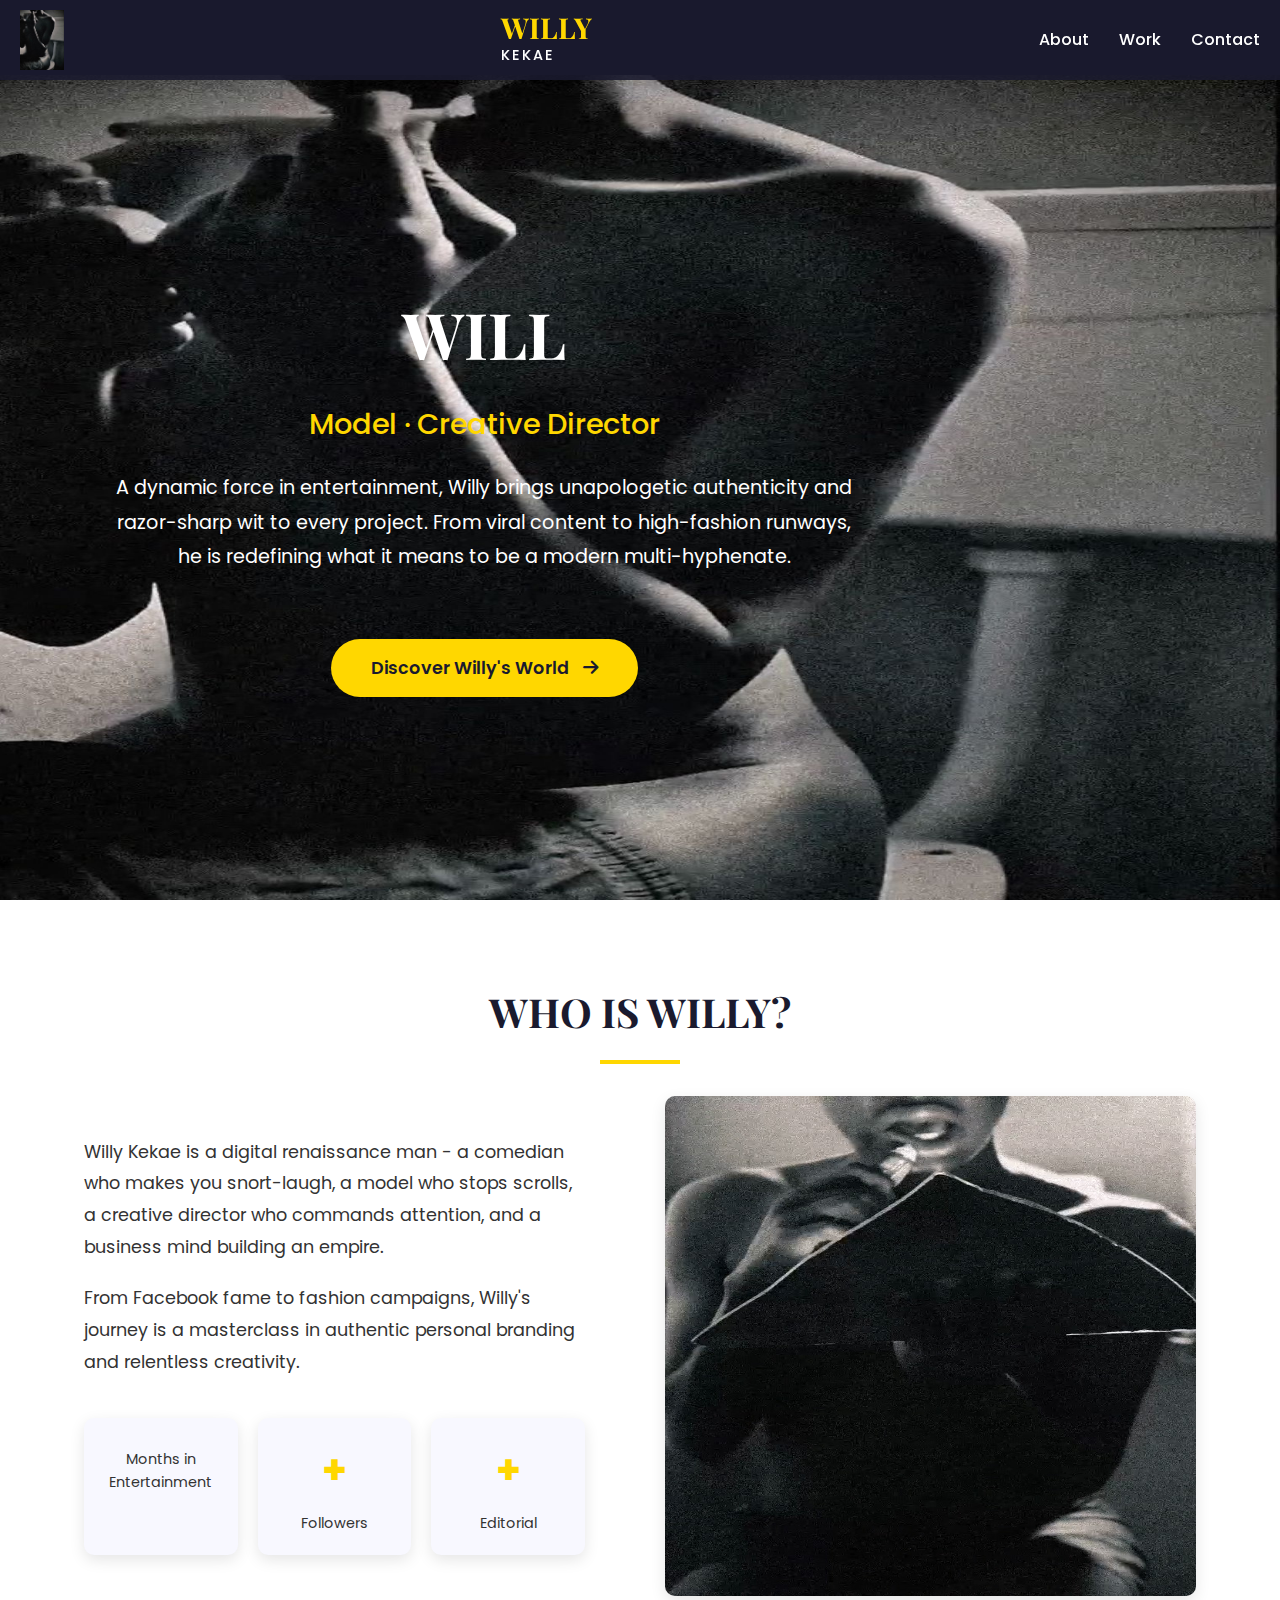
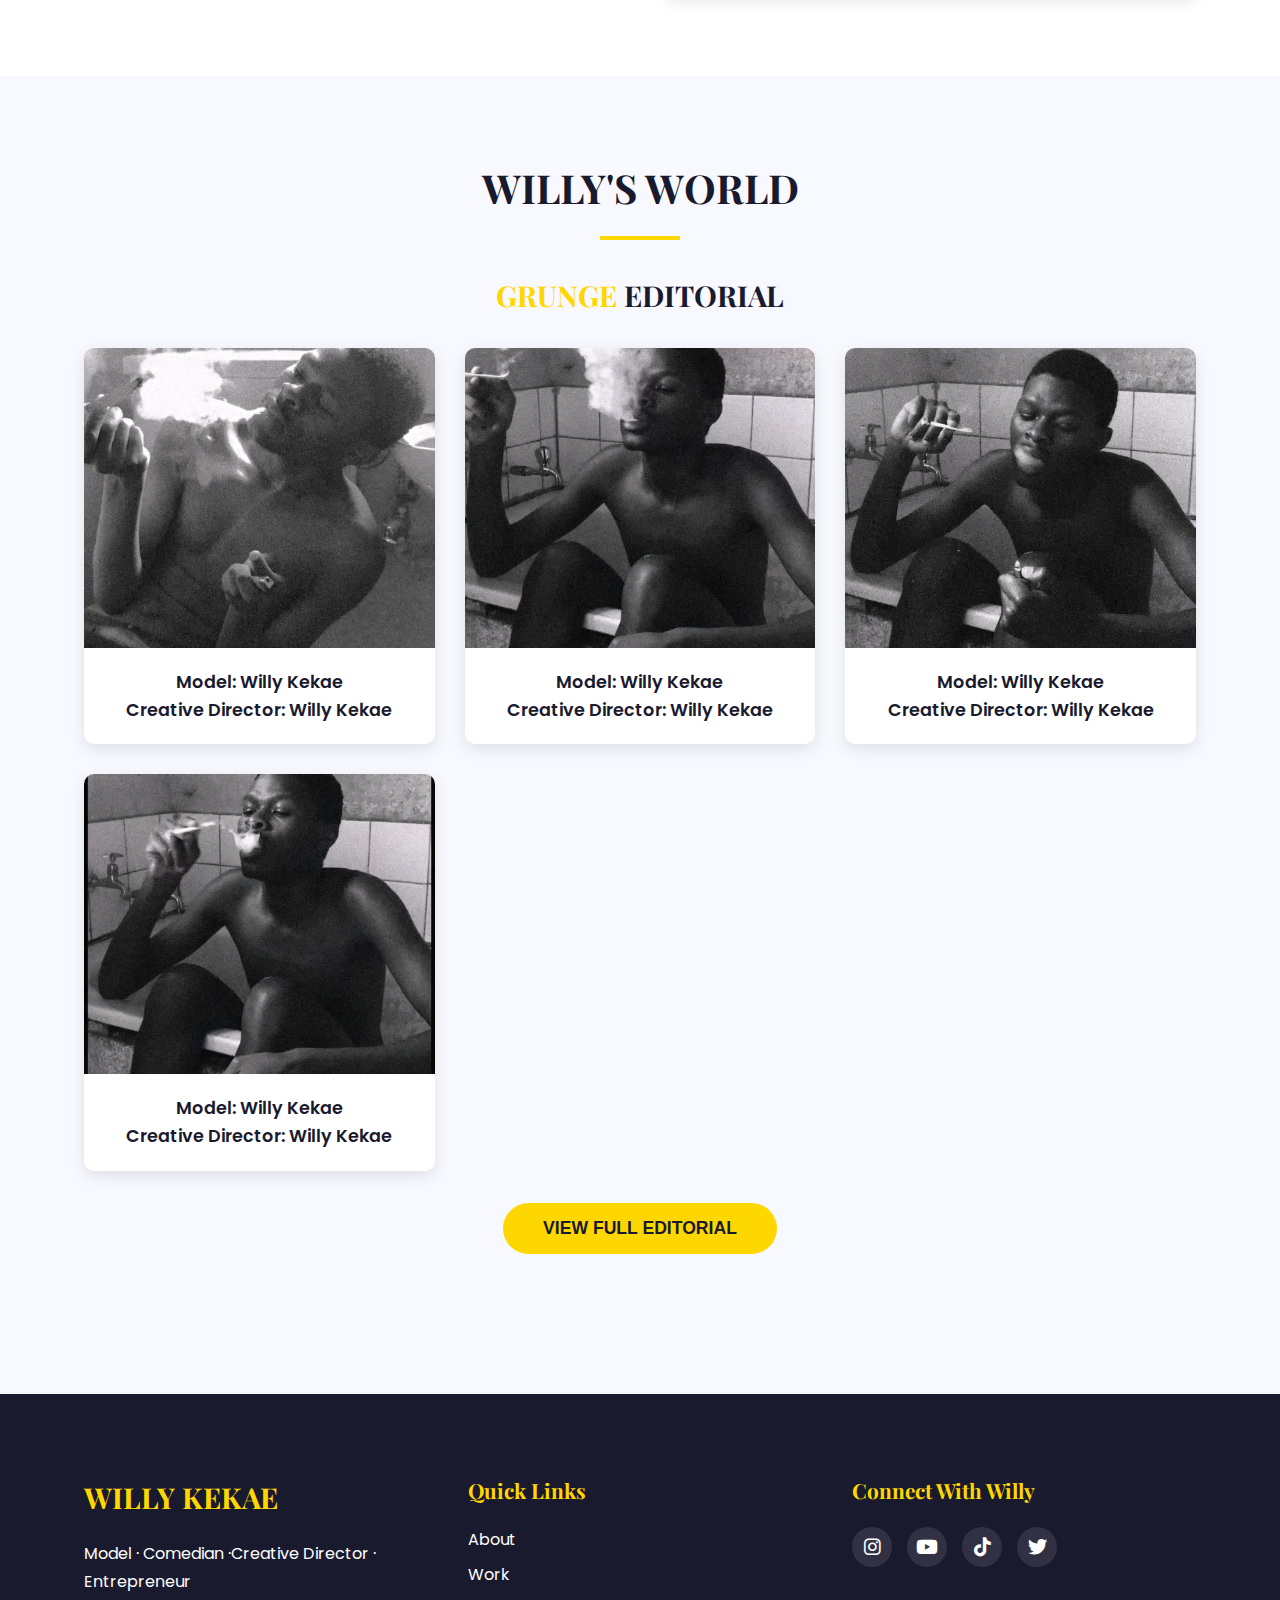
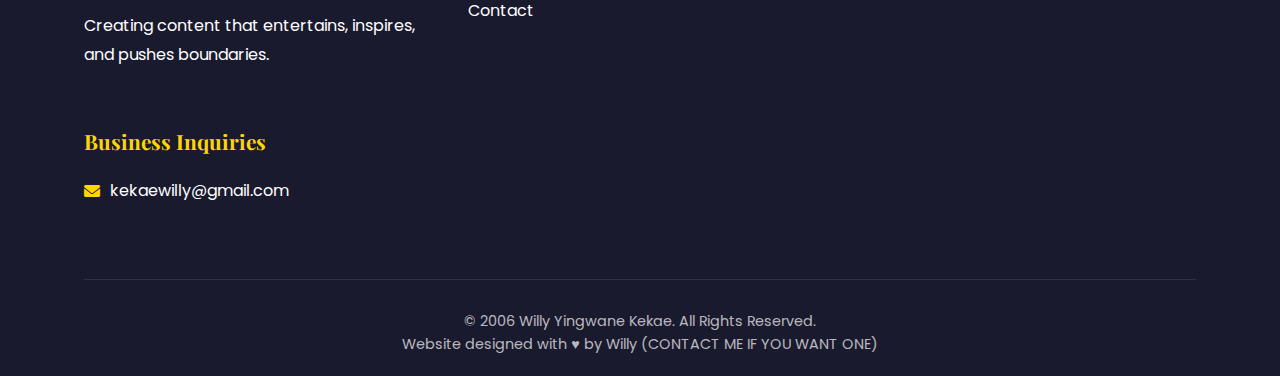
<file: QUENLIN-BLACKWELL/index.html>
<!DOCTYPE html>
<html lang="en">
<head>
    <meta charset="UTF-8">
    <meta name="viewport" content="width=device-width, initial-scale=1.0">
    <meta name="description" content="Official website of Quenlin Blackwell - Host, Comedian, Model, Actor and creator of RIQUERA">
    <meta name="keywords" content="Quenlin Blackwell, RIQUERA, influencer, comedian, model, actor, content creator">
    <meta name="author" content="Quenlin Blackwell">
    <meta property="og:title" content="Quenlin Blackwell - Official Website">
    <meta property="og:description" content="Host, Comedian, Model, Actor and creator of RIQUERA">
    <meta property="og:type" content="website">
    <meta property="og:url" content="https://quenlinblackwell.com">
    <meta property="og:image" content="https://quenlinblackwell.com/images/social-share.jpg">
    <meta name="twitter:card" content="summary_large_image">
    <title>Willy Kekae | Model · Comedian · Creative Director</title>
    <link rel="stylesheet" href="CastleLounge.css">
    <link rel="preconnect" href="https://fonts.googleapis.com">
    <link rel="preconnect" href="https://fonts.gstatic.com" crossorigin>
    <link href="https://fonts.googleapis.com/css2?family=Poppins:wght@300;400;500;600;700&family=Playfair+Display:wght@700&display=swap" rel="stylesheet">
    <link rel="stylesheet" href="https://cdnjs.cloudflare.com/ajax/libs/font-awesome/6.0.0-beta3/css/all.min.css">
</head>


<body>

    <!-- Header -->
    <header class="header">
        <nav class="navbar">
         <div class="left-section">
                <img class="header-img" src="covers/grunge edited/butt.jpg" alt="Quenlin Blackwell Logo">
            </div>
            <div class="logo">
                <span class="logo-main">WILLY</span>
                <span class="logo-sub">KEKAE</span>
            </div>
            <div class="nav-links">
                <ul>
                    <li><a href="#about">About</a></li>
                    <li><a href="#work">Work</a></li>
                    <li><a href="#contact">Contact</a></li>
                </ul>
            </div>
            <div class="hamburger">
                <span></span>
                <span></span>
                <span></span>
            </div>
        </nav>
    </header>

    <!-- Hero Section -->
    <section class="hero">
        <div class="hero-overlay"><img class="background" src="covers/grunge edited/butt.jpg">  </div>
        <div class="container">
            <div class="hero-content">
                <h1>WILLY KEKAE</h1>
                <h2>Model · Creative Director </h2>
                <p class="hero-description">A dynamic force in entertainment, Willy brings unapologetic authenticity and razor-sharp wit to every project. From viral content to high-fashion runways, he is redefining what it means to be a modern multi-hyphenate.</p>
                <a href="#about" class="btn btn-hero">Discover Willy's World <i class="fas fa-arrow-right"></i></a>
            </div>
        </div>
    </section>

    <!-- About Section -->
    <section id="about" class="section about-section">
        <div class="container">
            <h2 class="section-title">WHO IS WILLY?</h2>
            <div class="about-content">
                <div class="about-text">
                    <p>Willy  Kekae is a digital renaissance man - a comedian who makes you snort-laugh, a model who stops scrolls, a creative director who commands attention, and a business mind building an empire.</p>
                    <p>From Facebook fame to fashion campaigns, Willy's journey is a masterclass in authentic personal branding and relentless creativity.</p>
                    <div class="about-stats">
                        <div class="stat">
                            <div class="stat-number" data-count="2"></div>
                            <div class="stat-label">Months in Entertainment</div>
                        </div>
                        <div class="stat">
                            <div class="stat-number" data-count="3252">+</div>
                            <div class="stat-label"> Followers</div>
                        </div>
                       <div class="stat">
                            <div class="stat-number" data-count="1">+</div>
                            <div class="stat-label">Editorial</div>
                        </div> 
                    </div>
                </div>
                <div class="about-image">
                    <img src="covers/grunge edited/lipstick.jpg" alt="Willy Kekae portrait" loading="lazy">
                </div>
            </div>
        </div>
    </section>

    <!-- Art Showcase Sections -->
    <section id="work" class="section showcase-section">
        <div class="container">
            <h2 class="section-title">WILLY'S WORLD</h2>
            
            <!-- Birthday Shots-->
            <div class="showcase-block">
                <h3 class="showcase-subtitle"><span>GRUNGE  </span>EDITORIAL</h3>
                <div class="showcase-container">
                    <div class="art-item">
                        <img src="covers/grunge edited/cool.jpg" alt="Model: Willy Kekae , Creative Director: Willy Kekae" class="art-image">
                        <p class="art-title">Model: Willy Kekae <br> Creative Director: Willy Kekae</p>
                    </div>
                    <div class="art-item">
                        <img src="covers/grunge edited/cool2.jpg" alt="Model: Willy Kekae , Creative Director: Willy Kekae" class="art-image">
                        <p class="art-title">Model: Willy Kekae <br> Creative Director: Willy Kekae</p>
                    </div>
                    <div class="art-item">
                        <img src="covers/grunge edited/cool3.jpg" alt="Model: Willy Kekae , Creative Director: Willy Kekae" class="art-image">
                        <p class="art-title">Model: Willy Kekae <br> Creative Director: Willy Kekae</p>
                    </div>
                    <div class="art-item">
                        <img src="covers/grunge edited/cool4.jpg" alt="Model: Willy Kekae , Creative Director: Willy Kekae" class="art-image">
                        <p class="art-title">Model: Willy Kekae <br> Creative Director: Willy Kekae</p>
                    </div>
                </div>
                <h3 class="showcase-subtitle"><button class="btn btn-hero" onclick="window.open('grunge-editorial.html')">VIEW FULL  EDITORIAL</button></h3>
            </div> 

            <!-- FSC Videos 
            <div class="showcase-block">
                <h3 class="showcase-subtitle"><span>FEEDING STARVING</span> CELEBRITIES</h3>
                <div class="showcase-container">
                    <div class="art-item video-item">
                        <div class="video-wrapper">
                            <iframe src="https://www.youtube.com/embed/_MKBggbTj_M" frameborder="0" allowfullscreen></iframe>
                        </div>
                        <p class="art-title">FEEDING STARVING CELEBRITIES <span>FT Larray</span></p>
                    </div>
                    <div class="art-item video-item">
                        <div class="video-wrapper">
                            <iframe src="https://www.youtube.com/embed/JzQJ-Cmeht0" frameborder="0" allowfullscreen></iframe>
                        </div>
                        <p class="art-title">FEEDING STARVING CELEBRITIES <span>FT Lil Yachty</span></p>
                    </div>
                    <div class="art-item video-item">
                        <div class="video-wrapper">
                            <iframe src="https://www.youtube.com/embed/L3HpzEqv530" frameborder="0" allowfullscreen></iframe>
                        </div>
                        <p class="art-title">FEEDING STARVING CELEBRITIES <span>FT PinkPantheres</span></p>
                    </div>
                    <div class="art-item video-item">
                        <div class="video-wrapper">
                            <iframe src="https://www.youtube.com/embed/NVlJ4IaVRig" frameborder="0" allowfullscreen></iframe>
                        </div>
                        <p class="art-title">FEEDING STARVING CELEBRITIES <span>FT Bretman Rock</span></p>
                    </div>
                </div>
            </div>-->

            <!-- Halloween Shots 
            <div class="showcase-block">
                <h3 class="showcase-subtitle"><span>HALLOWEEN</span> SHOTS</h3>
                <div class="showcase-container">
                    <div class="art-item">
                        <img src="covers/h9.jpg" alt="Quenlin as Steve Harvey" class="art-image">
                        <p class="art-title">Steve <span>Harvey</span></p>
                    </div>
                    <div class="art-item">
                        <img src="covers/h10.jpg" alt="Quenlin as Tiffany Haddish" class="art-image">
                        <p class="art-title">Tiffany <span>Haddish</span></p>
                    </div>
                    <div class="art-item">
                        <img src="covers/art5.jpg" alt="Quenlin as Naomi Campbell" class="art-image">
                        <p class="art-title">Naomi <span>Campbell</span></p>
                    </div>
                    <div class="art-item">
                        <img src="covers/h14.jpg" alt="Quenlin as Queen of Christmas" class="art-image">
                        <p class="art-title">Queen of <span>Christmas</span></p>
                    </div>
                </div>
            </div>-->

            <!-- YouTube Videos 
            <div class="showcase-block">
                <h3 class="showcase-subtitle"><span>YOUTUBE</span> HIGHLIGHTS</h3>
                <div class="showcase-container">
                    <div class="art-item video-item">
                        <div class="video-wrapper">
                            <iframe src="https://www.youtube.com/embed/1ZjlVoQroyg" frameborder="0" allowfullscreen></iframe>
                        </div>
                        <p class="art-title">BREAKING DOWN MY <span>DIGITAL FOOTPRINT</span></p>
                    </div>
                    <div class="art-item video-item">
                        <div class="video-wrapper">
                            <iframe src="https://www.youtube.com/embed/pE8uNHc3ras" frameborder="0" allowfullscreen></iframe>
                        </div>
                        <p class="art-title">WE WENT TO A <span>VIDEO GAME CONVENTION</span></p>
                    </div>
                    <div class="art-item video-item">
                        <div class="video-wrapper">
                            <iframe src="https://www.youtube.com/embed/slzRg-56bTY" frameborder="0" allowfullscreen></iframe>
                        </div>
                        <p class="art-title">MY FIRST <span>LOUIS VUITTON SHOW</span></p>
                    </div>
                    <div class="art-item video-item">
                        <div class="video-wrapper">
                            <iframe src="https://www.youtube.com/embed/6Tq0E8lSkM4" frameborder="0" allowfullscreen></iframe>
                        </div>
                        <p class="art-title">WE WENT TO <span>THE WHITE LOTUS</span></p>
                    </div>
                </div>
            </div>-->

            <!-- Magazine Covers 
            <div class="showcase-block">
                <h3 class="showcase-subtitle"><span>MAGAZINE</span> COVERS</h3>
                <div class="showcase-container">
                    <div class="art-item">
                        <img src="covers/art1.jpg" alt="Quenlin for Wonderland" class="art-image">
                        <p class="art-title">Quen for <span>Wonderland</span></p>
                    </div>
                    <div class="art-item">
                        <img src="covers/art2.jpg" alt="Quenlin for Dazed" class="art-image">
                        <p class="art-title">Quen for <span>Dazed</span></p>
                    </div>
                    <div class="art-item">
                        <img src="covers/art3.jpg" alt="Quenlin for Highs Nobiety" class="art-image">
                        <p class="art-title">Quen for <span>HighsNobiety</span></p>
                    </div>
                    <div class="art-item">
                        <img src="covers/art4.jpg" alt="Quenlin for Polyesterzine" class="art-image">
                        <p class="art-title">Quen for <span>Polyesterzine</span></p>
                    </div>
                </div>
            </div> -->

            <!-- Vine Videos 
            <div class="showcase-block">
                <h3 class="showcase-subtitle"><span>VINE</span> CLASSICS</h3>
                <div class="showcase-container">
                    <div class="art-item video-item">
                        <div class="video-wrapper">
                            <iframe src="https://www.youtube.com/embed/GqXrEIlX-TE" frameborder="0" allowfullscreen></iframe>
                        </div>
                        <p class="art-title">MY TOP <span>100 VINES</span></p>
                    </div>
                    <div class="art-item video-item">
                        <div class="video-wrapper">
                            <iframe src="https://www.youtube.com/embed/iYODdu5N8kU" frameborder="0" allowfullscreen></iframe>
                        </div>
                        <p class="art-title">REACTING TO MY <span>OLD VINES</span></p>
                    </div>
                    <div class="art-item video-item">
                        <div class="video-wrapper">
                            <iframe src="https://www.youtube.com/embed/AFhV-aNgpfc" frameborder="0" allowfullscreen></iframe>
                        </div>
                        <p class="art-title">QUENSADILLA VINE <span>COMPILATION</span></p>
                    </div>
                    <div class="art-item video-item">
                        <div class="video-wrapper">
                            <iframe src="https://www.youtube.com/embed/IpopYu8TQdE" frameborder="0" allowfullscreen></iframe>
                        </div>
                        <p class="art-title">ALL OF QUENSADILLA'S <span>VINES</span></p>
                    </div>
                </div>
            </div> -->

            <!-- Cosplay Shots 
            <div class="showcase-block">
                <h3 class="showcase-subtitle"><span>COSPLAY</span> SHOTS</h3>
                <div class="showcase-container">
                    <div class="art-item">
                        <img src="covers/h12.jpg" alt="Quenlin as Black Lagoon's Princess" class="art-image">
                        <p class="art-title">Black Lagoon's <span>Princess</span></p>
                    </div>
                    <div class="art-item">
                        <img src="covers/art6.jpg" alt="Quenlin as Lara Crawford - Tomb Raider" class="art-image">
                        <p class="art-title">Lara -<span>Tomb Raider</span></p>
                    </div>
                    <div class="art-item">
                        <img src="covers/art7.jpg" alt="Quenlin as SpongeBob Squarepants" class="art-image">
                        <p class="art-title">SpongeBob <span>Squarepants</span></p>
                    </div>
                    <div class="art-item">
                        <img src="covers/art8.jpg" alt="Quenlin as Princess Kiki" class="art-image">
                        <p class="art-title">Princess <span>Peach</span></p>
                    </div>
                </div>
            </div>-->
        </div>
    </section>

    <!-- Footer -->
    <footer id="contact" class="footer">
        <div class="container">
            <div class="footer-grid">
                <div class="footer-about">
                    <h3>WILLY KEKAE</h3>
                    <p>Model · Comedian ·Creative Director · Entrepreneur</p>
                    <p>Creating content that entertains, inspires, and pushes boundaries.</p>
                </div>
                <div class="footer-links">
                    <h4>Quick Links</h4>
                    <ul>
                        <li><a href="#about">About</a></li>
                        <li><a href="#work">Work</a></li>
                        <li><a href="#contact">Contact</a></li>
                    </ul>
                </div>
                <div class="footer-social">
                    <h4>Connect With Willy</h4>
                    <div class="social-icons">
                        <a href="https://www.instagram.com/willykekae/" target="_blank"><i class="fab fa-instagram"></i></a>
                        <a href="https://www.youtube.com/@WILLYKEKAE" target="_blank"><i class="fab fa-youtube"></i></a>
                        <a href="https://www.tiktok.com/@willykekae" target="_blank"><i class="fab fa-tiktok"></i></a>
                        <a href="https://x.com/willykekael" target="_blank"><i class="fab fa-twitter"></i></a>
                    </div>
                </div>
                <div class="footer-contact">
                    <h4>Business Inquiries</h4>
                    <p><i class="fas fa-envelope"></i> kekaewilly@gmail.com</p>
                    <!--<p><i class="fas fa-phone"></i> +1 (555) 123-4567</p>-->
                </div>
            </div>
            <div class="footer-bottom">
                <p>&copy; 2006 Willy Yingwane Kekae. All Rights Reserved.</p>
                <p>Website designed with ♥ by Willy (CONTACT ME IF YOU WANT ONE)</p>
            </div>
        </div>
    </footer>
  
    <script src="CastleLounge.js"></script>

</body>
</html>
</file>
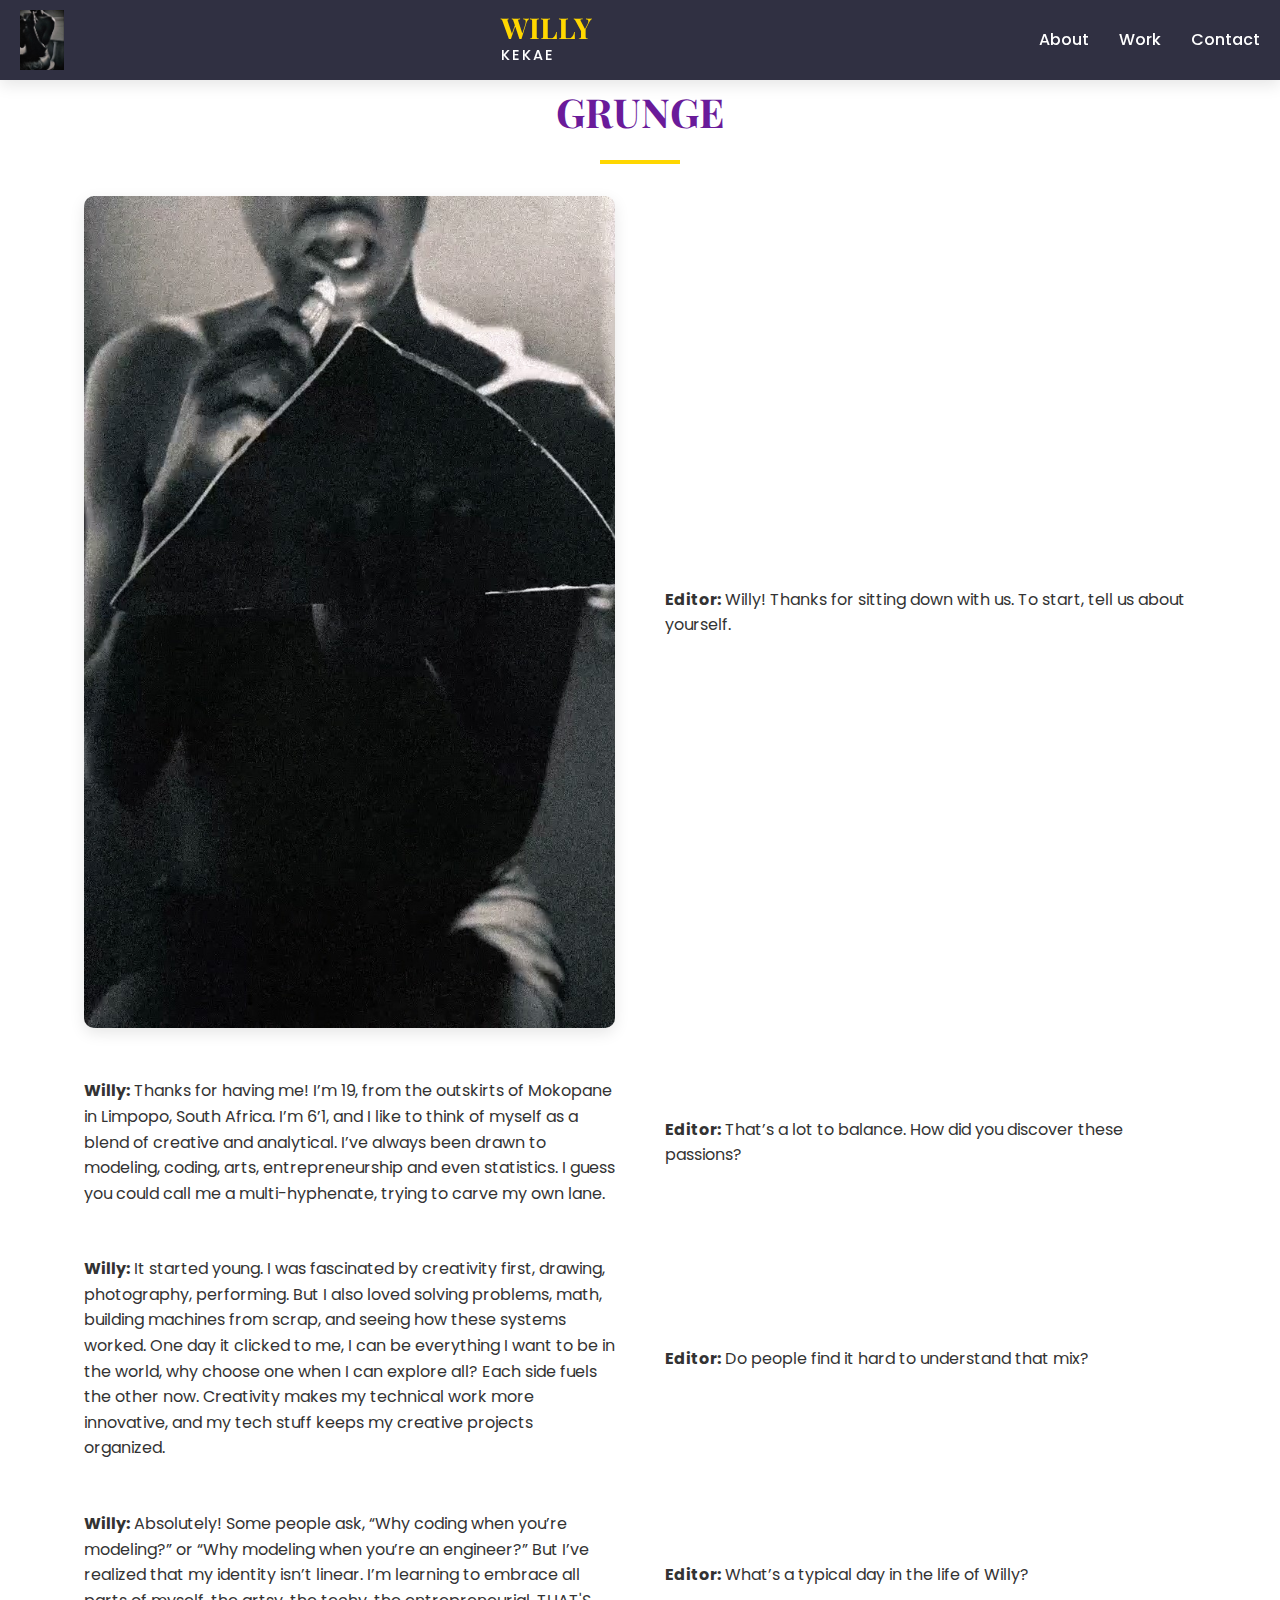
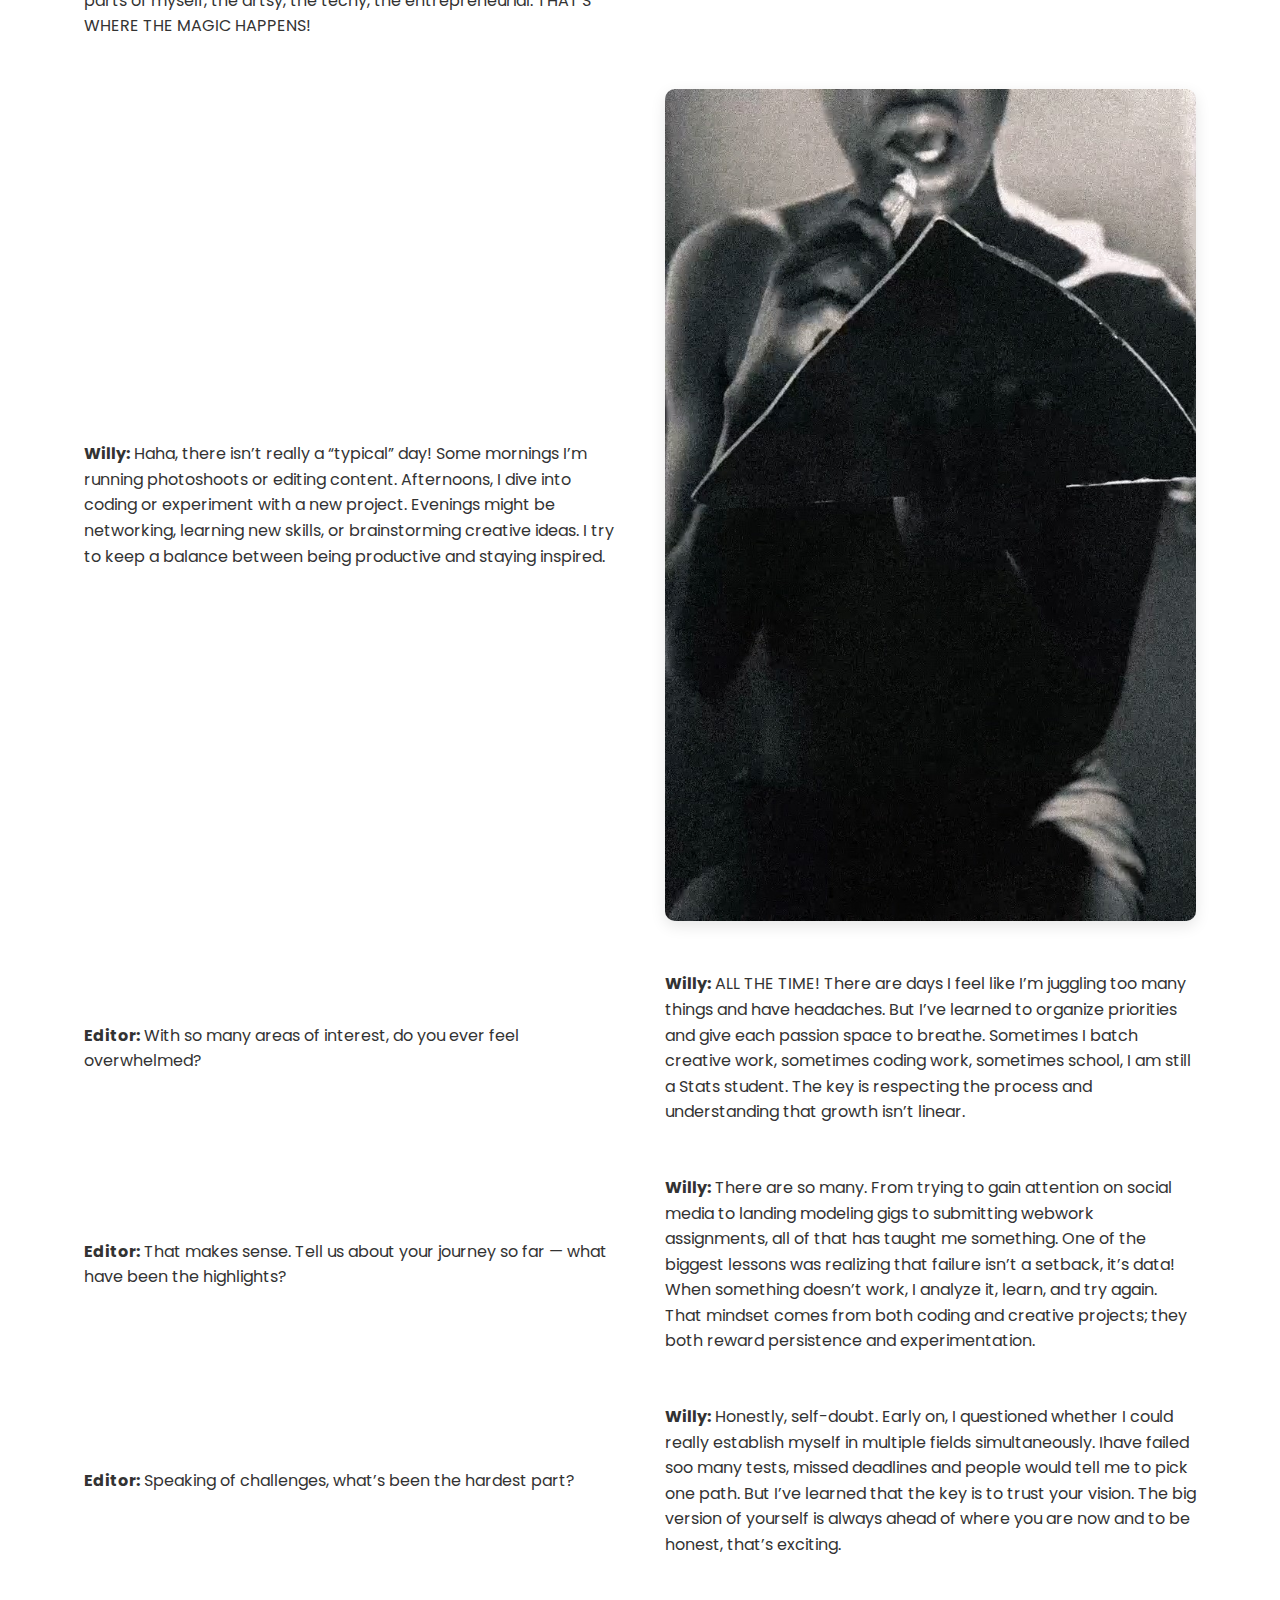
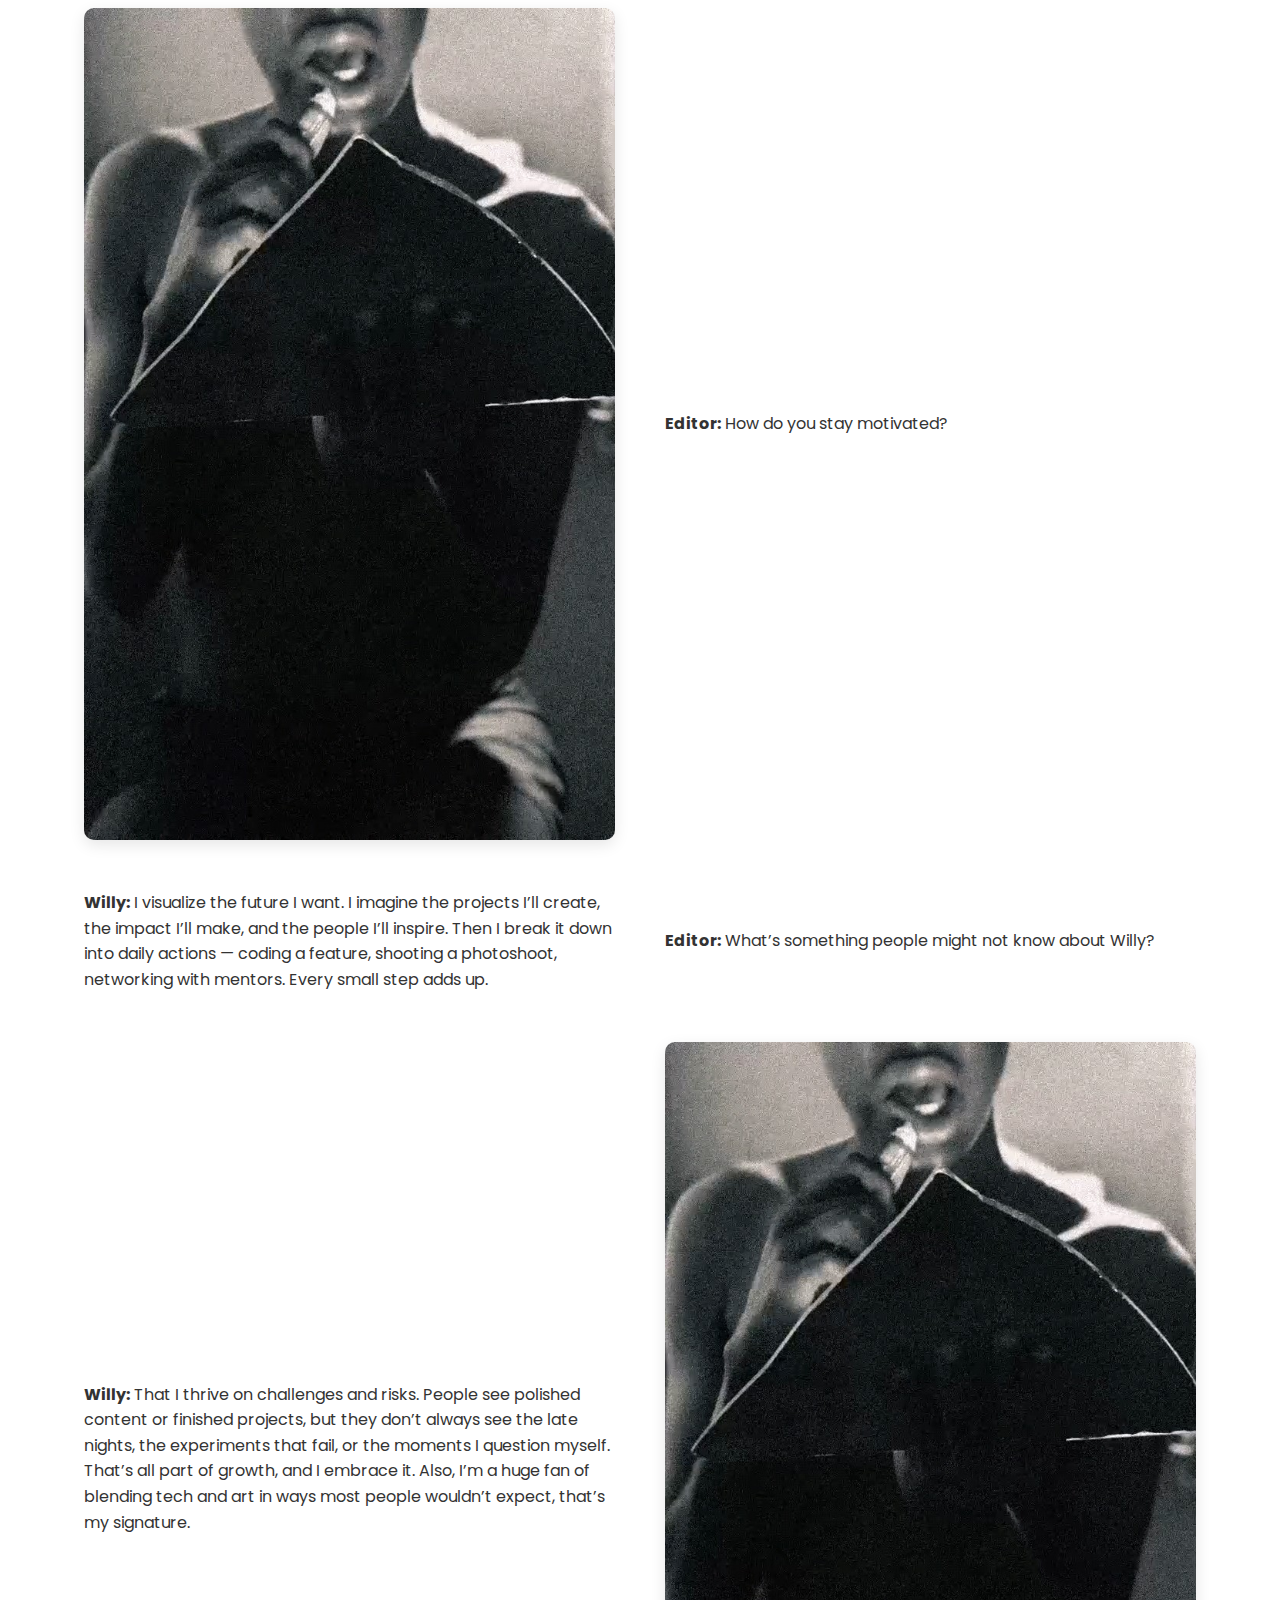
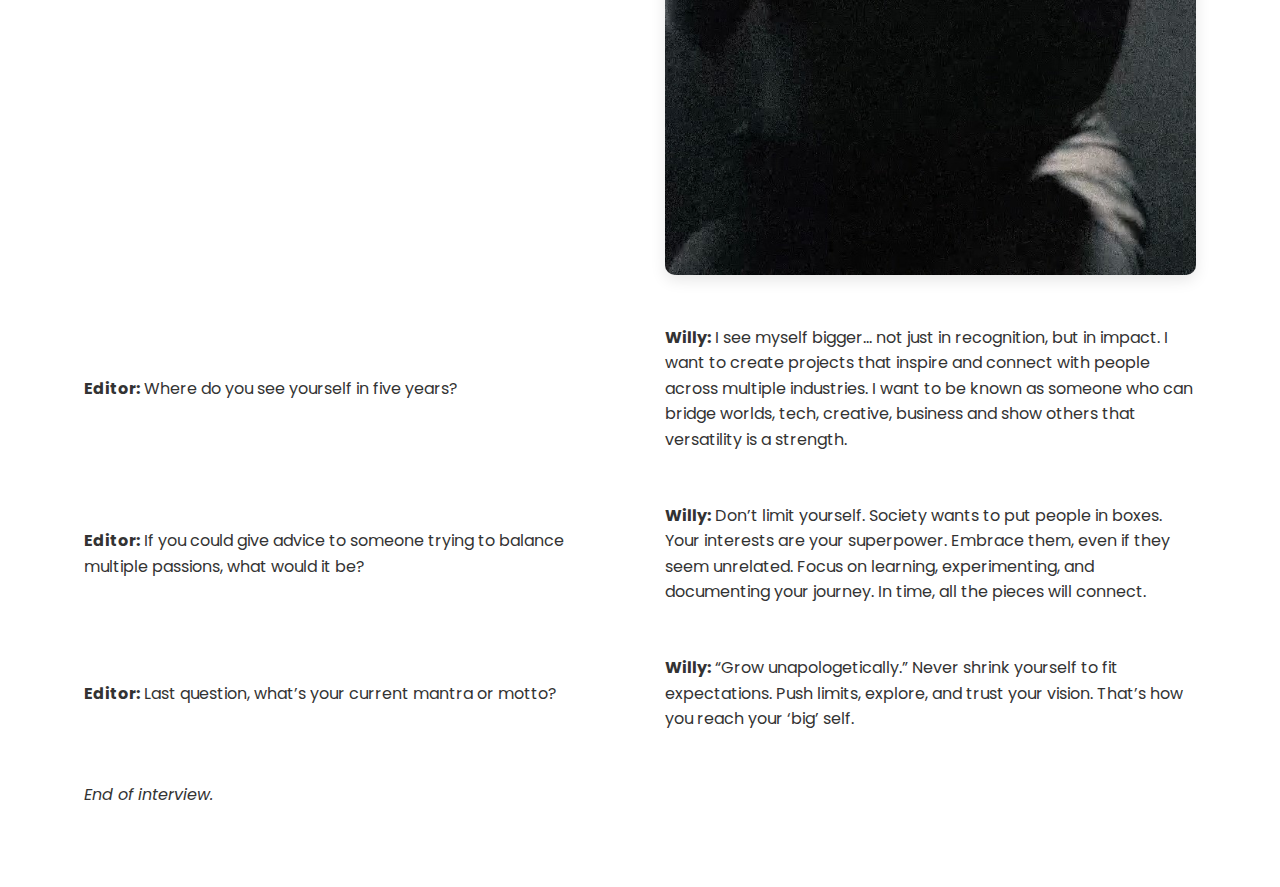
<file: grunge-editorial.html>
<!DOCTYPE html>
<html>
    <head>

    <meta charset="UTF-8">
    <meta name="viewport" content="width=device-width, initial-scale=1.0">
    <meta name="description" content="Official website of Quenlin Blackwell - Host, Comedian, Model, Actor and creator of RIQUERA">
    <meta name="keywords" content="Quenlin Blackwell, RIQUERA, influencer, comedian, model, actor, content creator">
    <meta name="author" content="Quenlin Blackwell">
    <meta property="og:title" content="Quenlin Blackwell - Official Website">
    <meta property="og:description" content="Host, Comedian, Model, Actor and creator of RIQUERA">
    <meta property="og:type" content="website">
    <meta property="og:url" content="https://quenlinblackwell.com">
    <meta property="og:image" content="https://quenlinblackwell.com/images/social-share.jpg">
    <meta name="twitter:card" content="summary_large_image">
    <title>Willy | Grunge Editorial</title>
    <link rel="stylesheet" href="CastleLounge.css">
    <link rel="preconnect" href="https://fonts.googleapis.com">
    <link rel="preconnect" href="https://fonts.gstatic.com" crossorigin>
    <link href="https://fonts.googleapis.com/css2?family=Poppins:wght@300;400;500;600;700&family=Playfair+Display:wght@700&display=swap" rel="stylesheet">
    <link rel="stylesheet" href="https://cdnjs.cloudflare.com/ajax/libs/font-awesome/6.0.0-beta3/css/all.min.css">
        
    </head>
    <body>
    <!-- Header -->
    <header class="header">
        <nav class="navbar">
         <div class="left-section">
                <img class="header-img" src="covers/grunge edited/butt.jpg" alt="Quenlin Blackwell Logo">
            </div>
            <div class="logo">
                <span class="logo-main">WILLY</span>
                <span class="logo-sub">KEKAE</span>
            </div>
            <div class="nav-links">
                <ul>
                    <li><a href="#about">About</a></li>
                    <li><a href="#work">Work</a></li>
                    <li><a href="#contact">Contact</a></li>
                </ul>
            </div>
            <div class="hamburger">
                <span></span>
                <span></span>
                <span></span>
            </div>
        </nav>
    </header>

<!-- Full Editorial Section -->
<section id="about" class="section about-section">
    <div class="container">
        <h2 class="section-title">GRUNGE</h2>
        <div class="about-content"

            <div class="about-text">
  <div class="about-image">
                <img src="covers/grunge edited/lipstick.jpg" alt="Willy Kekae portrait" loading="lazy">
            </div>
                <p><strong>Editor:</strong> Willy! Thanks for sitting down with us. To start, tell us about yourself.</p>
                <p><strong>Willy:</strong> Thanks for having me! I’m 19, from the outskirts of Mokopane in Limpopo, South Africa. I’m 6’1, and I like to think of myself as a blend of creative and analytical. I’ve always been drawn to modeling, coding, arts, entrepreneurship and even statistics. I guess you could call me a multi-hyphenate, trying to carve my own lane.</p>

                <p><strong>Editor:</strong> That’s a lot to balance. How did you discover these passions?</p>
                <p><strong>Willy:</strong> It started young. I was fascinated by creativity first, drawing, photography, performing. But I also loved solving problems, math, building machines from scrap, and seeing how these systems worked. One day it clicked to me, I can be everything I want to be in the world, why choose one when I can explore all? Each side fuels the other now. Creativity makes my technical work more innovative, and my tech stuff keeps my creative projects organized.</p>

                <p><strong>Editor:</strong> Do people find it hard to understand that mix?</p>
                <p><strong>Willy:</strong> Absolutely! Some people ask, “Why coding when you’re modeling?” or “Why modeling when you’re an engineer?” But I’ve realized that my identity isn’t linear. I’m learning to embrace all parts of myself, the artsy, the techy, the entrepreneurial. THAT'S WHERE THE MAGIC HAPPENS!</p>

                <p><strong>Editor:</strong> What’s a typical day in the life of Willy?</p>
                <p><strong>Willy:</strong> Haha, there isn’t really a “typical” day! Some mornings I’m running photoshoots or editing content. Afternoons, I dive into coding or experiment with a new project. Evenings might be networking, learning new skills, or brainstorming creative ideas. I try to keep a balance between being productive and staying inspired.</p>
<div class="about-image">
                <img src="covers/grunge edited/lipstick.jpg" alt="Willy Kekae portrait" loading="lazy">
            </div>
                <p><strong>Editor:</strong> With so many areas of interest, do you ever feel overwhelmed?</p>
                <p><strong>Willy:</strong> ALL THE TIME! There are days I feel like I’m juggling too many things and have headaches. But I’ve learned to organize priorities and give each passion space to breathe. Sometimes I batch creative work, sometimes coding work, sometimes school, I am still a Stats student. The key is respecting the process and understanding that growth isn’t linear.</p>

                <p><strong>Editor:</strong> That makes sense. Tell us about your journey so far — what have been the highlights?</p>
                <p><strong>Willy:</strong> There are so many. From trying to gain attention on social media to landing modeling gigs to submitting webwork assignments, all of that has taught me something. One of the biggest lessons was realizing that failure isn’t a setback, it’s data! When something doesn’t work, I analyze it, learn, and try again. That mindset comes from both coding and creative projects; they both reward persistence and experimentation.</p>

                <p><strong>Editor:</strong> Speaking of challenges, what’s been the hardest part?</p>
                <p><strong>Willy:</strong> Honestly, self-doubt. Early on, I questioned whether I could really establish myself in multiple fields simultaneously. Ihave failed soo many tests, missed deadlines and people would tell me to pick one path. But I’ve learned that the key is to trust your vision. The big version of yourself is always ahead of where you are now and to be honest, that’s exciting.</p>
<div class="about-image">
                <img src="covers/grunge edited/lipstick.jpg" alt="Willy Kekae portrait" loading="lazy">
            </div>
                <p><strong>Editor:</strong> How do you stay motivated?</p>
                <p><strong>Willy:</strong> I visualize the future I want. I imagine the projects I’ll create, the impact I’ll make, and the people I’ll inspire. Then I break it down into daily actions — coding a feature, shooting a photoshoot, networking with mentors. Every small step adds up.</p>

                <p><strong>Editor:</strong> What’s something people might not know about Willy?</p>
                <p><strong>Willy:</strong> That I thrive on challenges and risks. People see polished content or finished projects, but they don’t always see the late nights, the experiments that fail, or the moments I question myself. That’s all part of growth, and I embrace it. Also, I’m a huge fan of blending tech and art in ways most people wouldn’t expect, that’s my signature.</p>
<div class="about-image">
                <img src="covers/grunge edited/lipstick.jpg" alt="Willy Kekae portrait" loading="lazy">
            </div>
                <p><strong>Editor:</strong> Where do you see yourself in five years?</p>
                <p><strong>Willy:</strong> I see myself bigger... not just in recognition, but in impact. I want to create projects that inspire and connect with people across multiple industries. I want to be known as someone who can bridge worlds, tech, creative, business and show others that versatility is a strength.</p>

                <p><strong>Editor:</strong> If you could give advice to someone trying to balance multiple passions, what would it be?</p>
                <p><strong>Willy:</strong> Don’t limit yourself. Society wants to put people in boxes. Your interests are your superpower. Embrace them, even if they seem unrelated. Focus on learning, experimenting, and documenting your journey. In time, all the pieces will connect.</p>

                <p><strong>Editor:</strong> Last question, what’s your current mantra or motto?</p>
                <p><strong>Willy:</strong> “Grow unapologetically.” Never shrink yourself to fit expectations. Push limits, explore, and trust your vision. That’s how you reach your ‘big’ self.</p>

                <p><em>End of interview.</em></p>

            </div>
        </div>
    </div>
</section>



    </body>

</html>
</file>
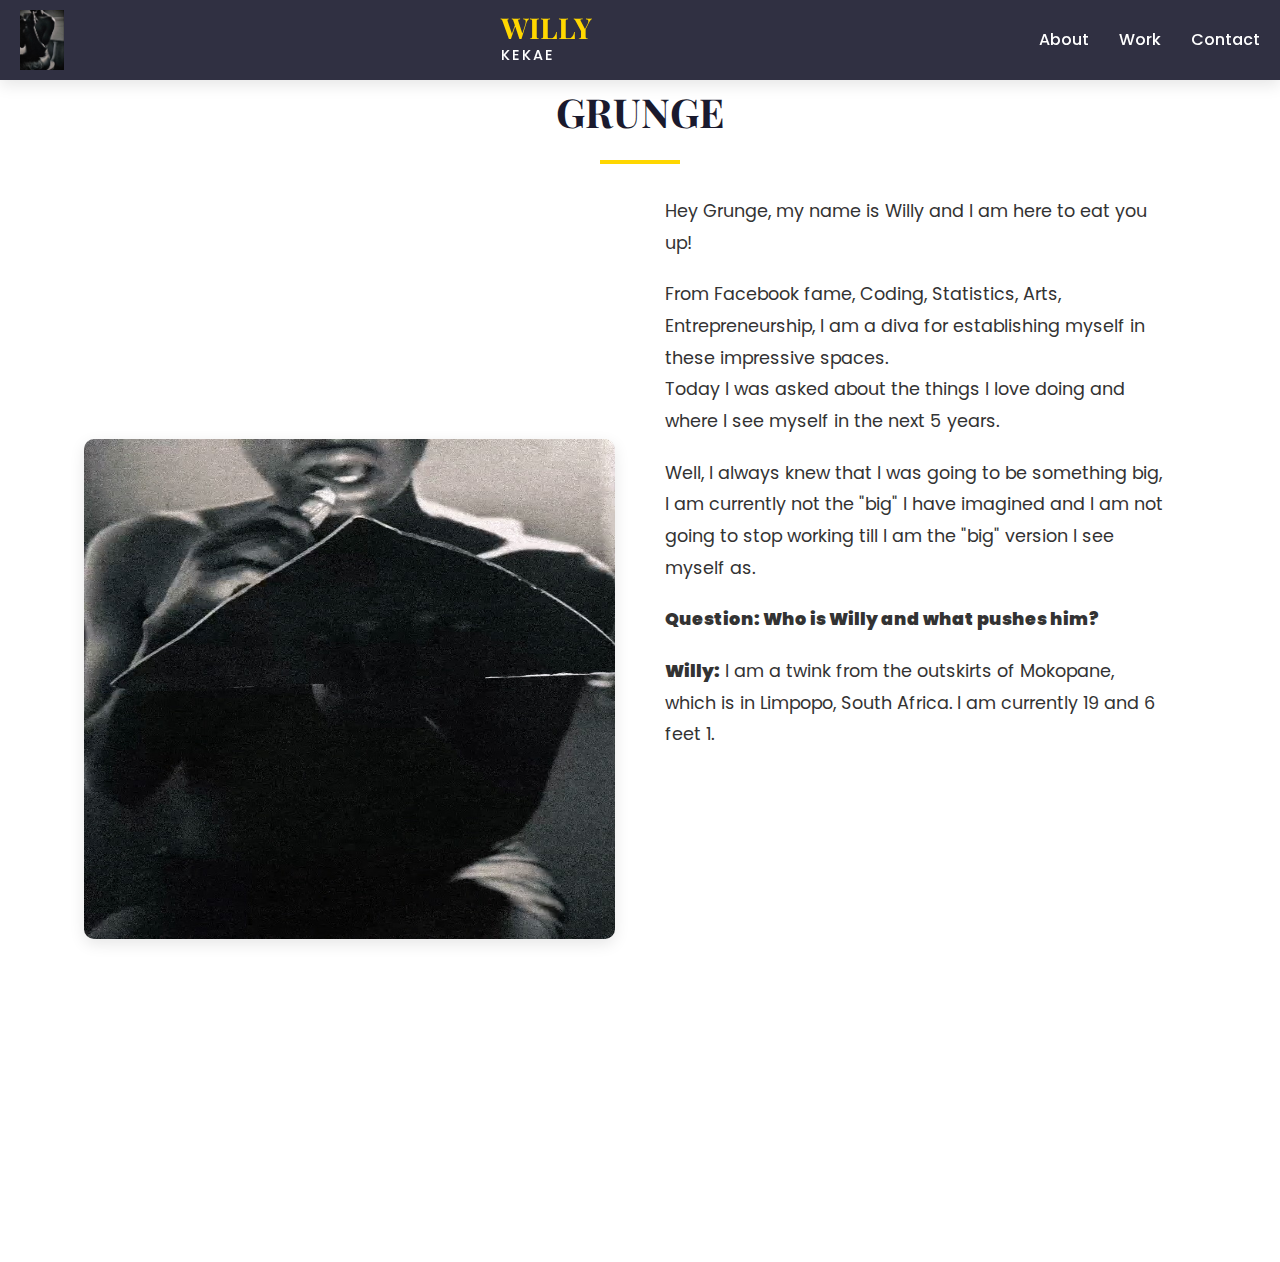
<file: QUENLIN-BLACKWELL/grunge-editorial.html>
<!DOCTYPE html>
<html>
    <head>

    <meta charset="UTF-8">
    <meta name="viewport" content="width=device-width, initial-scale=1.0">
    <meta name="description" content="Official website of Quenlin Blackwell - Host, Comedian, Model, Actor and creator of RIQUERA">
    <meta name="keywords" content="Quenlin Blackwell, RIQUERA, influencer, comedian, model, actor, content creator">
    <meta name="author" content="Quenlin Blackwell">
    <meta property="og:title" content="Quenlin Blackwell - Official Website">
    <meta property="og:description" content="Host, Comedian, Model, Actor and creator of RIQUERA">
    <meta property="og:type" content="website">
    <meta property="og:url" content="https://quenlinblackwell.com">
    <meta property="og:image" content="https://quenlinblackwell.com/images/social-share.jpg">
    <meta name="twitter:card" content="summary_large_image">
    <title>Willy | Grunge Editorial</title>
    <link rel="stylesheet" href="CastleLounge.css">
    <link rel="preconnect" href="https://fonts.googleapis.com">
    <link rel="preconnect" href="https://fonts.gstatic.com" crossorigin>
    <link href="https://fonts.googleapis.com/css2?family=Poppins:wght@300;400;500;600;700&family=Playfair+Display:wght@700&display=swap" rel="stylesheet">
    <link rel="stylesheet" href="https://cdnjs.cloudflare.com/ajax/libs/font-awesome/6.0.0-beta3/css/all.min.css">
        
    </head>
    <body>
    <!-- Header -->
    <header class="header">
        <nav class="navbar">
         <div class="left-section">
                <img class="header-img" src="covers/grunge edited/butt.jpg" alt="Quenlin Blackwell Logo">
            </div>
            <div class="logo">
                <span class="logo-main">WILLY</span>
                <span class="logo-sub">KEKAE</span>
            </div>
            <div class="nav-links">
                <ul>
                    <li><a href="#about">About</a></li>
                    <li><a href="#work">Work</a></li>
                    <li><a href="#contact">Contact</a></li>
                </ul>
            </div>
            <div class="hamburger">
                <span></span>
                <span></span>
                <span></span>
            </div>
        </nav>
    </header>

        <!-- Full Editorial Section -->
    <section id="about" class="section about-section">
        <div class="container">
            <h2 class="section-title">GRUNGE</h2>
            <div class="about-content">
                                <div class="about-image">
                    <img src="covers/grunge edited/lipstick.jpg" alt="Willy Kekae portrait" loading="lazy">
                </div>
                <div class="about-text">
                    <p>Hey Grunge, my name is Willy and I am here to eat you up!
                    </p>
                    <p>From Facebook fame, Coding, Statistics, Arts, Entrepreneurship, I am a diva for establishing myself in these impressive spaces. <br>
                    Today I was asked about the things I love doing and where I see myself in the next 5 years.</p>
                    
                    <p>Well, I always knew that I was going to be something big, I am currently not the "big" I have imagined and I am not going to stop working till I am the "big" version I see myself as. </p>

                    <p><bold class="bold">Question: Who is Willy and what pushes him? </bold></p>
                    <p><bold class="bold">Willy:</bold> I am a twink from the outskirts of Mokopane, which is in Limpopo, South Africa. I am currently 19 and 6 feet 1.<br><br><br><br><br><br><br><br><br><br><br><br><br><br></p>
                </div>
            </div>
        </div>
    </section>


    </body>
</html>
</file>
<file: QUENLIN-BLACKWELL/CastleLounge.css>
/* Global Styles */
:root {
    --primary-color: #FFD700; /* Vibrant pink */
    --secondary-color: #1A1A2E; /* Deep purple */
    --accent-color: #FFD700; /* Gold */
    --dark-color: #1A1A2E; /* Dark blue */
    --light-color: #F8F8FF; /* Off-white */
    --text-color: #333333;
    --text-light: #F8F8FF;
    --transition: all 0.3s ease;
    --border-radius: 10px;
    --box-shadow: 0 5px 15px rgba(0, 0, 0, 0.1);
    --box-shadow-hover: 0 8px 25px rgba(0, 0, 0, 0.2);
}

* {
    margin: 0;
    padding: 0;
    box-sizing: border-box;
}

html {
    scroll-behavior: smooth;
    font-size: 16px;
}

body {
    font-family: 'Poppins', sans-serif;
    line-height: 1.6;
    color: var(--text-color);
    background-color: var(--light-color);
    overflow-x: hidden;
}

h1, h2, h3, h4, h5, h6 {
    font-family: 'Playfair Display', serif;
    font-weight: 700;
    margin-bottom: 1rem;
}

a {
    text-decoration: none;
    color: var(--primary-color);
    transition: var(--transition);
}

a:hover {
    color: var(--secondary-color);
}

img {
    max-width: 100%;
    height: auto;
    display: block;
}

.container {
    width: 90%;
    max-width: 1400px;
    margin: 0 auto;
    padding: 0 20px;
}

.section {
    padding: 80px 0;
}

.section-title {
    font-size: 2.5rem;
    text-align: center;
    margin-bottom: 2rem;
    color: var(--secondary-color);
    position: relative;
}

.section-title::after {
    content: '';
    display: block;
    width: 80px;
    height: 4px;
    background: var(--accent-color);
    margin: 1rem auto;
}

.section-subtitle {
    text-align: center;
    font-size: 1.2rem;
    margin-bottom: 3rem;
    color: var(--text-color);
}

.btn {
    display: inline-block;
    padding: 12px 30px;
    background: var(--primary-color);
    color: white;
    border-radius: 50px;
    font-weight: 600;
    transition: var(--transition);
    border: none;
    cursor: pointer;
    text-align: center;
}

.btn:hover {
    background: var(--secondary-color);
    transform: translateY(-3px);
    box-shadow: var(--box-shadow-hover);
}

.btn-hero {
    font-size: 1.1rem;
    padding: 15px 40px;
    background: var(--accent-color);
    color: var(--dark-color);
    margin-top: 2rem;
}

.btn-hero i {
    margin-left: 10px;
}

.btn-riquera {
    background: var(--secondary-color);
}

.btn-product {
    background: var(--dark-color);
    width: 100%;
}

/* Header Styles */
.header {
    position: fixed;
    top: 0;
    left: 0;
    width: 100%;
    background-color: rgba(26, 26, 46, 0.9);
    box-shadow: 0 5px 15px rgba(0, 0, 0, 0.1);
    z-index: 1000;
    padding: 10px 0;
    transition: var(--transition);
}

.header.scrolled {
    padding: 5px 0;
    background-color: rgba(26, 26, 46, 0.95);
}

.navbar {
    display: flex;
    justify-content: space-between;
    align-items: center;
    padding: 0 20px;
}

.left-section {
    display: flex;
    align-items: center;
}

.header-img {
    height: 60px;
    transition: var(--transition);
}

.header.scrolled .header-img {
    height: 50px;
}

.logo {
    display: flex;
    flex-direction: column;
    margin-left: 20px;
}

.logo-main {
    font-family: 'Playfair Display', serif;
    font-size: 1.8rem;
    font-weight: 700;
    color: var(--accent-color);
    line-height: 1;
}

.logo-sub {
    font-family: 'Poppins', sans-serif;
    font-size: 0.9rem;
    font-weight: 500;
    color: white;
    letter-spacing: 2px;
    margin-top: 2px;
}

.nav-links {
    display: flex;
}

.nav-links ul {
    display: flex;
    list-style: none;
}

.nav-links li {
    margin-left: 30px;
}

.nav-links a {
    color: white;
    font-weight: 500;
    position: relative;
    font-size: 1rem;
}

.nav-links a::after {
    content: '';
    position: absolute;
    bottom: -5px;
    left: 0;
    width: 0;
    height: 2px;
    background-color: var(--accent-color);
    transition: var(--transition);
}

.nav-links a:hover::after {
    width: 100%;
}

.hamburger {
    display: none;
    cursor: pointer;
    width: 30px;
    height: 20px;
    flex-direction: column;
    justify-content: space-between;
}

.hamburger span {
    display: block;
    width: 100%;
    height: 3px;
    background-color: white;
    transition: var(--transition);
}

/* Hero Section */
.hero {
    position: relative;
    height: 100vh;
    min-height: 700px;
    display: flex;
    align-items: center;
    justify-content: center;
    color: white;
    padding-top: 80px;
    overflow: hidden;
}

.hero-overlay{
    position: absolute;
    top: 0;
    left: 0;
    width: 100%;
    height: 100%;
    background: linear-gradient(to right, #1A1A2E);
}

.bold{
    font-weight: 900;
 
}


.background{
    position: absolute;
    top: 75px;
    width: 100%;
    height: 100%;
}

.hero-content {
    position: relative;
    z-index: 1;
    max-width: 800px;
    text-align: center;
    padding: 0 20px;
}

.hero h1 {
    font-size: 4rem;
    margin-bottom: 1rem;
    color: white;
    text-shadow: 2px 2px 4px rgba(0, 0, 0, 0.3);
}

.hero h2 {
    font-size: 1.8rem;
    margin-bottom: 1.5rem;
    color: var(--accent-color);
    font-family: 'Poppins', sans-serif;
    font-weight: 500;
}

.hero-description {
    font-size: 1.2rem;
    margin-bottom: 2rem;
    line-height: 1.8;
}

/* About Section */
.about-section {
    background-color: white;
}

.about-content {
    display: grid;
    grid-template-columns: 1fr 1fr;
    gap: 50px;
    align-items: center;
}

.about-text {
    padding-right: 30px;
}

.about-text p {
    margin-bottom: 20px;
    font-size: 1.1rem;
    line-height: 1.8;
}

.about-image {
    position: relative;
    border-radius: var(--border-radius);
    overflow: hidden;
    box-shadow: var(--box-shadow);
}

.about-image img {
    width: 100%;
    height: 500px;
    transition: var(--transition);
}

.about-image:hover img {
    transform: scale(1.03);
}

.about-stats {
    display: grid;
    grid-template-columns: repeat(3, 1fr);
    gap: 20px;
    margin-top: 40px;
}

.stat {
    text-align: center;
    padding: 20px;
    background: var(--light-color);
    border-radius: var(--border-radius);
    box-shadow: var(--box-shadow);
}

.stat-number {
    font-size: 2.5rem;
    font-weight: 700;
    color: var(--primary-color);
    margin-bottom: 10px;
}

.stat-label {
    font-size: 0.9rem;
    color: var(--text-color);
}

/* Showcase Sections */
.showcase-section {
    background-color: var(--light-color);
}

.showcase-block {
    margin-bottom: 60px;
}

.showcase-subtitle {
    font-size: 1.8rem;
    margin-bottom: 30px;
    text-align: center;
    color: var(--dark-color);
}

.showcase-subtitle span {
    color: var(--primary-color);
}

.showcase-container {
    display: grid;
    grid-template-columns: repeat(auto-fit, minmax(280px, 1fr));
    gap: 30px;
}

.art-item {
    background-color: white;
    border-radius: var(--border-radius);
    overflow: hidden;
    box-shadow: var(--box-shadow);
    transition: var(--transition);
}

.art-item:hover {
    transform: translateY(-10px);
    box-shadow: var(--box-shadow-hover);
}

.art-image {
    width: 100%;
    height: 300px;
    object-fit: cover;
}

.video-item .art-image {
    height: auto;
}

.art-title {
    padding: 20px;
    text-align: center;
    font-weight: 600;
    color: var(--dark-color);
    font-size: 1.1rem;
}

.art-title span {
    color: var(--primary-color);
    font-weight: 700;
}

.video-wrapper {
    position: relative;
    padding-bottom: 56.25%; /* 16:9 aspect ratio */
    height: 0;
    overflow: hidden;
}

.video-wrapper iframe {
    position: absolute;
    top: 0;
    left: 0;
    width: 100%;
    height: 100%;
    border: none;
}

/* RIQUERA Section */
.riquera-section {
    background-color: white;
}

.riquera-grid {
    display: grid;
    grid-template-columns: 2fr 1fr;
    gap: 30px;
}

.riquera-main {
    grid-row: span 2;
}

.riquera-card {
    position: relative;
    border-radius: var(--border-radius);
    overflow: hidden;
    box-shadow: var(--box-shadow);
    transition: var(--transition);
    height: 100%;
}

.riquera-card:hover {
    transform: translateY(-5px);
    box-shadow: var(--box-shadow-hover);
}

.main-card {
    height: 100%;
}

.video-background {
    position: relative;
    width: 100%;
    height: 100%;
}

.video-background video {
    width: 100%;
    height: 100%;
    object-fit: cover;
}

.video-overlay {
    position: absolute;
    top: 0;
    left: 0;
    width: 100%;
    height: 100%;
    background: linear-gradient(to bottom, rgba(26, 26, 46, 0.2), rgba(26, 26, 46, 0.7));
}

.card-content {
    position: absolute;
    bottom: 0;
    left: 0;
    width: 100%;
    padding: 30px;
    color: white;
    z-index: 1;
}

.card-content h3 {
    font-size: 2.5rem;
    margin-bottom: 15px;
    color: white;
}

.card-content p {
    margin-bottom: 20px;
    font-size: 1.1rem;
    line-height: 1.6;
}

.product-card {
    display: flex;
    flex-direction: column;
}

.product-card img {
    width: 100%;
    height: 250px;
    object-fit: cover;
}

.product-card .card-content {
    position: relative;
    padding: 20px;
    color: var(--text-color);
    flex-grow: 1;
    display: flex;
    flex-direction: column;
}

.product-card h4 {
    font-size: 1.3rem;
    margin-bottom: 10px;
    color: var(--secondary-color);
}

.product-card p {
    margin-bottom: 15px;
    flex-grow: 1;
}

/* Mentions Section */
.mentions-section {
    background-color: var(--light-color);
}

.mentions-grid {
    display: grid;
    grid-template-columns: repeat(auto-fit, minmax(250px, 1fr));
    gap: 30px;
}

.mention-card {
    background-color: white;
    border-radius: var(--border-radius);
    overflow: hidden;
    box-shadow: var(--box-shadow);
    transition: var(--transition);
    text-align: center;
}

.mention-card:hover {
    transform: translateY(-10px);
    box-shadow: var(--box-shadow-hover);
}

.mention-image {
    width: 100%;
    height: 250px;
    overflow: hidden;
}

.mention-image img {
    width: 100%;
    height: 100%;
    object-fit: cover;
    transition: var(--transition);
}

.mention-card:hover .mention-image img {
    transform: scale(1.05);
}

.mention-content {
    padding: 25px 20px;
}

.mention-content h3 {
    font-size: 1.5rem;
    margin-bottom: 5px;
    color: var(--secondary-color);
}

.relation {
    color: var(--primary-color);
    font-weight: 500;
    margin-bottom: 15px;
    font-size: 0.9rem;
}

.social-links {
    display: flex;
    justify-content: center;
    gap: 15px;
}

.social-links a {
    color: var(--dark-color);
    font-size: 1.2rem;
    transition: var(--transition);
}

.social-links a:hover {
    color: var(--primary-color);
    transform: translateY(-3px);
}

/* Footer */
.footer {
    background-color: var(--dark-color);
    color: white;
    padding: 80px 0 20px;
}

.footer-grid {
    display: grid;
    grid-template-columns: repeat(auto-fit, minmax(250px, 1fr));
    gap: 40px;
    margin-bottom: 60px;
}

.footer-about h3 {
    color: var(--accent-color);
    font-size: 1.8rem;
    margin-bottom: 20px;
}

.footer-about p {
    margin-bottom: 15px;
    line-height: 1.8;
}

.footer-links h4 {
    color: var(--accent-color);
    font-size: 1.3rem;
    margin-bottom: 20px;
}

.footer-links ul {
    list-style: none;
}

.footer-links li {
    margin-bottom: 10px;
}

.footer-links a {
    color: white;
    transition: var(--transition);
}

.footer-links a:hover {
    color: var(--accent-color);
    padding-left: 5px;
}

.footer-social h4 {
    color: var(--accent-color);
    font-size: 1.3rem;
    margin-bottom: 20px;
}

.social-icons {
    display: flex;
    gap: 15px;
}

.social-icons a {
    display: flex;
    align-items: center;
    justify-content: center;
    width: 40px;
    height: 40px;
    background-color: rgba(255, 255, 255, 0.1);
    border-radius: 50%;
    color: white;
    font-size: 1.2rem;
    transition: var(--transition);
}

.social-icons a:hover {
    background-color: var(--primary-color);
    transform: translateY(-3px);
}

.footer-contact h4 {
    color: var(--accent-color);
    font-size: 1.3rem;
    margin-bottom: 20px;
}

.footer-contact p {
    margin-bottom: 15px;
    display: flex;
    align-items: center;
}

.footer-contact i {
    margin-right: 10px;
    color: var(--accent-color);
}

.footer-bottom {
    text-align: center;
    padding-top: 30px;
    border-top: 1px solid rgba(255, 255, 255, 0.1);
    font-size: 0.9rem;
    color: rgba(255, 255, 255, 0.7);
}

/* Responsive Styles */
@media (max-width: 1200px) {
    .hero h1 {
        font-size: 3.5rem;
    }
    
    .hero h2 {
        font-size: 1.5rem;
    }
}

@media (max-width: 992px) {
    html {
        font-size: 15px;
    }
    
    .section {
        padding: 60px 0;
    }
    
    .about-content {
        grid-template-columns: 1fr;
    }
    
    .about-text {
        padding-right: 0;
    }
    
    .riquera-grid {
        grid-template-columns: 1fr;
    }
}

@media (max-width: 768px) {
    .hamburger {
        display: flex;
    }
    
    .nav-links {
        position: fixed;
        top: 80px;
        left: -100%;
        width: 100%;
        height: calc(100vh - 80px);
        background-color: var(--dark-color);
        flex-direction: column;
        align-items: center;
        justify-content: center;
        transition: var(--transition);
        z-index: 999;
    }
    
    .nav-links.active {
        left: 0;
    }
    
    .nav-links ul {
        flex-direction: column;
        align-items: center;
    }
    
    .nav-links li {
        margin: 15px 0;
    }
    
    .hero h1 {
        font-size: 2.8rem;
    }
    
    .hero h2 {
        font-size: 1.3rem;
    }
    
    .hero-description {
        font-size: 1rem;
    }
    
    .header-img {
        height: 50px;
    }
    
    .header.scrolled .header-img {
        height: 40px;
    }
    
    .logo-main {
        font-size: 1.5rem;
    }
    
    .logo-sub {
        font-size: 0.8rem;
    }
}

@media (max-width: 576px) {
    .hero h1 {
        font-size: 2.2rem;
    }
    
    .section-title {
        font-size: 2rem;
    }
    
    .btn-hero {
        padding: 12px 30px;
        font-size: 1rem;
    }
    
    .about-stats {
        grid-template-columns: 1fr;
    }
    
    .stat {
        padding: 15px;
    }
    
    .stat-number {
        font-size: 2rem;
    }
    
    .showcase-container {
        grid-template-columns: 1fr;
    }
    
    .art-image {
        height: 250px;
    }
    
    .footer-grid {
        grid-template-columns: 1fr;
        gap: 30px;
    }
}

/* RIQUERA Live Section */
.riquera-live {
    background-color: #000;
    color: #fff;
    padding: 80px 0;
    position: relative;
    overflow: hidden;
}

.riquera-live .section-title {
    color: #FF4D8D;
}

.riquera-live .section-subtitle {
    color: #aaa;
    margin-bottom: 40px;
}

.live-grid {
    display: grid;
    grid-template-columns: 2fr 1fr;
    gap: 30px;
    margin-bottom: 40px;
}

.live-main {
    position: relative;
}

.video-container {
    position: relative;
    width: 100%;
    height: 0;
    padding-bottom: 56.25%;
    overflow: hidden;
    border-radius: 10px;
    box-shadow: 0 10px 30px rgba(255, 77, 141, 0.3);
}

.video-container video {
    position: absolute;
    top: 0;
    left: 0;
    width: 100%;
    height: 100%;
    object-fit: cover;
}

.video-overlay {
    position: absolute;
    top: 0;
    left: 0;
    width: 100%;
    height: 100%;
    background: linear-gradient(to top, rgba(0,0,0,0.8), transparent);
    display: flex;
    flex-direction: column;
    justify-content: flex-end;
    padding: 30px;
    z-index: 1;
}

.video-overlay h3 {
    font-size: 2rem;
    margin-bottom: 15px;
    color: #fff;
    text-shadow: 0 2px 5px rgba(0,0,0,0.5);
}

.play-btn {
    background: #FF4D8D;
    color: white;
    width: 60px;
    height: 60px;
    border-radius: 50%;
    border: none;
    font-size: 1.5rem;
    cursor: pointer;
    display: flex;
    align-items: center;
    justify-content: center;
    transition: all 0.3s ease;
}

.play-btn:hover {
    transform: scale(1.1);
    background: #FF267D;
}

.live-products {
    display: grid;
    grid-template-columns: 1fr;
    gap: 20px;
}

.product-card {
    background: #1A1A2E;
    border-radius: 10px;
    overflow: hidden;
    transition: all 0.3s ease;
    position: relative;
}

.product-card:hover {
    transform: translateY(-5px);
    box-shadow: 0 10px 20px rgba(255, 77, 141, 0.2);
}

.product-image {
    position: relative;
    width: 100%;
    height: 0;
    padding-bottom: 120%;
    overflow: hidden;
}

.product-image img {
    position: absolute;
    top: 0;
    left: 0;
    width: 100%;
    height: 100%;
    object-fit: cover;
    transition: all 0.5s ease;
}

.product-hover {
    position: absolute;
    top: 0;
    left: 0;
    width: 100%;
    height: 100%;
    background: rgba(26, 26, 46, 0.8);
    display: flex;
    flex-direction: column;
    justify-content: center;
    align-items: center;
    opacity: 0;
    transition: all 0.3s ease;
    padding: 20px;
    text-align: center;
}

.product-card:hover .product-hover {
    opacity: 1;
}

.product-hover h4 {
    font-size: 1.5rem;
    margin-bottom: 10px;
    color: #FF4D8D;
}

.price {
    font-size: 1.2rem;
    margin-bottom: 20px;
    color: #FFD700;
}

.btn-view {
    background: #FF4D8D;
    color: white;
    padding: 10px 20px;
    border-radius: 50px;
    font-weight: 600;
    transition: all 0.3s ease;
}

.btn-view:hover {
    background: #FF267D;
    transform: translateY(-3px);
}

.color-options {
    display: flex;
    justify-content: center;
    padding: 15px;
    gap: 10px;
}

.color {
    width: 25px;
    height: 25px;
    border-radius: 50%;
    cursor: pointer;
    border: 2px solid transparent;
    transition: all 0.3s ease;
}

.color.active {
    border-color: #FF4D8D;
}

.color.black { background: #000; }
.color.pink { background: #FF4D8D; }
.color.silver { background: #C0C0C0; }
.color.white { background: #FFF; }
.color.red { background: #FF0000; }
.color.green { background: #00FF00; }

.live-banner {
    background: linear-gradient(to right, #6A1B9A, #FF4D8D);
    padding: 40px;
    border-radius: 10px;
    text-align: center;
    margin-top: 30px;
}

.banner-content h3 {
    font-size: 2rem;
    margin-bottom: 10px;
}

.banner-content p {
    margin-bottom: 20px;
    font-size: 1.2rem;
}

.btn-shop {
    background: #000;
    color: white;
    padding: 12px 30px;
    font-size: 1.1rem;
    border-radius: 50px;
    transition: all 0.3s ease;
}

.btn-shop:hover {
    background: #1A1A2E;
    transform: translateY(-3px);
}

/* Responsive Styles */
@media (max-width: 992px) {
    .live-grid {
        grid-template-columns: 1fr;
    }
    
    .live-products {
        grid-template-columns: 1fr 1fr;
    }
}

@media (max-width: 768px) {
    .live-products {
        grid-template-columns: 1fr;
    }
    
    .video-overlay h3 {
        font-size: 1.5rem;
    }
    
    .banner-content h3 {
        font-size: 1.5rem;
    }
}
/* YouTube Pop-up Styles */
.popup-overlay {
  position: fixed;
  top: 0;
  left: 0;
  width: 100%;
  height: 100%;
  background: rgba(0, 0, 0, 0.8);
  z-index: 9999;
  display: flex;
  justify-content: center;
  align-items: center;
  opacity: 0;
  visibility: hidden;
  transition: all 0.3s ease;
}

.popup-overlay.active {
  opacity: 1;
  visibility: visible;
}

.popup-container {
  background: #fff;
  border-radius: 15px;
  width: 90%;
  max-width: 600px;
  position: relative;
  box-shadow: 0 10px 30px rgba(0, 0, 0, 0.3);
  transform: scale(0.8);
  transition: transform 0.3s ease;
}

.popup-overlay.active .popup-container {
  transform: scale(1);
}

.close-popup {
  position: absolute;
  top: 15px;
  right: 15px;
  font-size: 24px;
  background: none;
  border: none;
  cursor: pointer;
  color: #888;
  transition: color 0.3s ease;
}

.close-popup:hover {
  color: #ff0000;
}

.popup-content {
  display: flex;
  flex-direction: column;
  padding: 30px;
}

.popup-left {
  margin-bottom: 20px;
}

.channel-preview {
  width: 100%;
  border-radius: 10px;
  box-shadow: 0 5px 15px rgba(0, 0, 0, 0.1);
}

.popup-right {
  text-align: center;
}

.popup-right h3 {
  color: #ff0000;
  font-size: 1.8rem;
  margin-bottom: 15px;
}

.popup-right p {
  color: #555;
  margin-bottom: 25px;
  line-height: 1.6;
}

.popup-btn {
  display: inline-block;
  background: #ff0000;
  color: white;
  padding: 12px 25px;
  border-radius: 50px;
  font-weight: 600;
  text-decoration: none;
  transition: all 0.3s ease;
  margin-bottom: 15px;
  box-shadow: 0 5px 15px rgba(255, 0, 0, 0.3);
}

.popup-btn:hover {
  background: #cc0000;
  transform: translateY(-3px);
  box-shadow: 0 8px 20px rgba(255, 0, 0, 0.4);
}

.popup-btn i {
  margin-right: 8px;
}

.not-interested {
  color: #888;
  font-size: 0.9rem;
  cursor: pointer;
  transition: color 0.3s ease;
}

.not-interested:hover {
  color: #333;
}

/* Responsive Styles */
@media (min-width: 768px) {
  .popup-content {
    flex-direction: row;
  }
  
  .popup-left {
    flex: 1;
    margin-bottom: 0;
    margin-right: 20px;
  }
  
  .popup-right {
    flex: 1;
    text-align: left;
    display: flex;
    flex-direction: column;
    justify-content: center;
  }
}

/* Pop-up Styles */
.popup-overlay {
  position: fixed;
  top: 0;
  left: 0;
  width: 100%;
  height: 100%;
  background: rgba(0,0,0,0.85);
  z-index: 9999;
  display: none;
  justify-content: center;
  align-items: center;
  backdrop-filter: blur(5px);
}

.popup-container {
  background: linear-gradient(135deg, #1a1a2e 0%, #16213e 100%);
  border-radius: 15px;
  width: 90%;
  max-width: 650px;
  padding: 30px;
  box-shadow: 0 10px 25px rgba(0,0,0,0.3);
  border: 1px solid #ff4d8d;
  position: relative;
  animation: popIn 0.4s cubic-bezier(0.68, -0.55, 0.265, 1.55) forwards;
}

@keyframes popIn {
  0% { transform: scale(0.5); opacity: 0; }
  100% { transform: scale(1); opacity: 1; }
}

.close-popup {
  position: absolute;
  top: 15px;
  right: 15px;
  background: none;
  border: none;
  color: #aaa;
  font-size: 24px;
  cursor: pointer;
  transition: all 0.3s;
}

.close-popup:hover {
  color: #ff4d8d;
  transform: rotate(90deg);
}

.popup-content {
  display: flex;
  flex-direction: column;
  gap: 20px;
}

.popup-left {
  flex: 1;
}

.channel-preview {
  width: 100%;
  border-radius: 10px;
  border: 3px solid #ff4d8d;
}

.popup-right {
  flex: 1;
  display: flex;
  flex-direction: column;
  justify-content: center;
}

.popup-right h3 {
  color: #ffd700;
  font-size: 1.8rem;
  margin-bottom: 10px;
}

.popup-right p {
  color: #eee;
  margin-bottom: 20px;
}

.popup-btn {
  background: #ff0000;
  color: white;
  padding: 12px 25px;
  border-radius: 50px;
  text-align: center;
  font-weight: 600;
  text-decoration: none;
  transition: all 0.3s;
  display: flex;
  align-items: center;
  justify-content: center;
  gap: 10px;
  box-shadow: 0 5px 15px rgba(255,0,0,0.3);
}

.popup-btn:hover {
  background: #cc0000;
  transform: translateY(-3px);
  box-shadow: 0 8px 20px rgba(255,0,0,0.4);
}

.popup-right small {
  color: #aaa;
  font-size: 0.8rem;
  text-align: center;
  margin-top: 10px;
}

@media (min-width: 768px) {
  .popup-content {
    flex-direction: row;
  }
}
</file>
<file: CastleLounge.css>
/* Global Styles */
:root {
    --primary-color: #FF4D8D; /* Vibrant pink */
    --secondary-color: #6A1B9A; /* Deep purple */
    --accent-color: #FFD700; /* Gold */
    --dark-color: #1A1A2E; /* Dark blue */
    --light-color: #F8F8FF; /* Off-white */
    --text-color: #333333;
    --text-light: #F8F8FF;
    --transition: all 0.3s ease;
    --border-radius: 10px;
    --box-shadow: 0 5px 15px rgba(0, 0, 0, 0.1);
    --box-shadow-hover: 0 8px 25px rgba(0, 0, 0, 0.2);
}

* {
    margin: 0;
    padding: 0;
    box-sizing: border-box;
}

html {
    scroll-behavior: smooth;
    font-size: 16px;
}

body {
    font-family: 'Poppins', sans-serif;
    line-height: 1.6;
    color: var(--text-color);
    background-color: var(--light-color);
    overflow-x: hidden;
}

h1, h2, h3, h4, h5, h6 {
    font-family: 'Playfair Display', serif;
    font-weight: 700;
    margin-bottom: 1rem;
}

a {
    text-decoration: none;
    color: var(--primary-color);
    transition: var(--transition);
}

a:hover {
    color: var(--secondary-color);
}

img {
    max-width: 100%;
    height: auto;
    display: block;
}

.container {
    width: 90%;
    max-width: 1400px;
    margin: 0 auto;
    padding: 0 20px;
}

.section {
    padding: 80px 0;
}

.section-title {
    font-size: 2.5rem;
    text-align: center;
    margin-bottom: 2rem;
    color: var(--secondary-color);
    position: relative;
}

.section-title::after {
    content: '';
    display: block;
    width: 80px;
    height: 4px;
    background: var(--accent-color);
    margin: 1rem auto;
}

.section-subtitle {
    text-align: center;
    font-size: 1.2rem;
    margin-bottom: 3rem;
    color: var(--text-color);
}

.btn {
    display: inline-block;
    padding: 12px 30px;
    background: var(--primary-color);
    color: white;
    border-radius: 50px;
    font-weight: 600;
    transition: var(--transition);
    border: none;
    cursor: pointer;
    text-align: center;
}

.btn:hover {
    background: var(--secondary-color);
    transform: translateY(-3px);
    box-shadow: var(--box-shadow-hover);
}

.btn-hero {
    font-size: 1.1rem;
    padding: 15px 40px;
    background: var(--accent-color);
    color: var(--dark-color);
    margin-top: 2rem;
}

.btn-hero i {
    margin-left: 10px;
}

.btn-riquera {
    background: var(--secondary-color);
}

.btn-product {
    background: var(--dark-color);
    width: 100%;
}

/* Header Styles */
.header {
    position: fixed;
    top: 0;
    left: 0;
    width: 100%;
    background-color: rgba(26, 26, 46, 0.9);
    box-shadow: 0 5px 15px rgba(0, 0, 0, 0.1);
    z-index: 1000;
    padding: 10px 0;
    transition: var(--transition);
}

.header.scrolled {
    padding: 5px 0;
    background-color: rgba(26, 26, 46, 0.95);
}

.navbar {
    display: flex;
    justify-content: space-between;
    align-items: center;
    padding: 0 20px;
}

.left-section {
    display: flex;
    align-items: center;
}

.header-img {
    height: 60px;
    transition: var(--transition);
}

.header.scrolled .header-img {
    height: 50px;
}

.logo {
    display: flex;
    flex-direction: column;
    margin-left: 20px;
}

.logo-main {
    font-family: 'Playfair Display', serif;
    font-size: 1.8rem;
    font-weight: 700;
    color: var(--accent-color);
    line-height: 1;
}

.logo-sub {
    font-family: 'Poppins', sans-serif;
    font-size: 0.9rem;
    font-weight: 500;
    color: white;
    letter-spacing: 2px;
    margin-top: 2px;
}

.nav-links {
    display: flex;
}

.nav-links ul {
    display: flex;
    list-style: none;
}

.nav-links li {
    margin-left: 30px;
}

.nav-links a {
    color: white;
    font-weight: 500;
    position: relative;
    font-size: 1rem;
}

.nav-links a::after {
    content: '';
    position: absolute;
    bottom: -5px;
    left: 0;
    width: 0;
    height: 2px;
    background-color: var(--accent-color);
    transition: var(--transition);
}

.nav-links a:hover::after {
    width: 100%;
}

.hamburger {
    display: none;
    cursor: pointer;
    width: 30px;
    height: 20px;
    flex-direction: column;
    justify-content: space-between;
}

.hamburger span {
    display: block;
    width: 100%;
    height: 3px;
    background-color: white;
    transition: var(--transition);
}

/* Hero Section */
.hero {
    position: relative;
    height: 100vh;
    min-height: 700px;
    display: flex;
    align-items: center;
    justify-content: center;
    background: url('../covers/h11.jpg') no-repeat center center/cover;
    color: white;
    padding-top: 80px;
    overflow: hidden;
}

.hero-overlay {
    position: absolute;
    top: 0;
    left: 0;
    width: 100%;
    height: 100%;
    background: linear-gradient(to right, rgba(26, 26, 46, 0.8), rgba(106, 27, 154, 0.6));
}

.hero-content {
    position: relative;
    z-index: 1;
    max-width: 800px;
    text-align: center;
    padding: 0 20px;
}

.hero h1 {
    font-size: 4rem;
    margin-bottom: 1rem;
    color: white;
    text-shadow: 2px 2px 4px rgba(0, 0, 0, 0.3);
}

.hero h2 {
    font-size: 1.8rem;
    margin-bottom: 1.5rem;
    color: var(--accent-color);
    font-family: 'Poppins', sans-serif;
    font-weight: 500;
}

.hero-description {
    font-size: 1.2rem;
    margin-bottom: 2rem;
    line-height: 1.8;
}

/* About Section */
.about-section {
    background-color: white;
}

.about-content {
    display: grid;
    grid-template-columns: 1fr 1fr;
    gap: 50px;
    align-items: center;
}

.about-text {
    padding-right: 30px;
}

.about-text p {
    margin-bottom: 20px;
    font-size: 1.1rem;
    line-height: 1.8;
}

.about-image {
    position: relative;
    border-radius: var(--border-radius);
    overflow: hidden;
    box-shadow: var(--box-shadow);
}

.about-image img {
    width: 100%;
    height: auto;
    transition: var(--transition);
}

.about-image:hover img {
    transform: scale(1.03);
}

.about-stats {
    display: grid;
    grid-template-columns: repeat(3, 1fr);
    gap: 20px;
    margin-top: 40px;
}

.stat {
    text-align: center;
    padding: 20px;
    background: var(--light-color);
    border-radius: var(--border-radius);
    box-shadow: var(--box-shadow);
}

.stat-number {
    font-size: 2.5rem;
    font-weight: 700;
    color: var(--primary-color);
    margin-bottom: 10px;
}

.stat-label {
    font-size: 0.9rem;
    color: var(--text-color);
}

/* Showcase Sections */
.showcase-section {
    background-color: var(--light-color);
}

.showcase-block {
    margin-bottom: 60px;
}

.showcase-subtitle {
    font-size: 1.8rem;
    margin-bottom: 30px;
    text-align: center;
    color: var(--dark-color);
}

.showcase-subtitle span {
    color: var(--primary-color);
}

.showcase-container {
    display: grid;
    grid-template-columns: repeat(auto-fit, minmax(280px, 1fr));
    gap: 30px;
}

.art-item {
    background-color: white;
    border-radius: var(--border-radius);
    overflow: hidden;
    box-shadow: var(--box-shadow);
    transition: var(--transition);
}

.art-item:hover {
    transform: translateY(-10px);
    box-shadow: var(--box-shadow-hover);
}

.art-image {
    width: 100%;
    height: 300px;
    object-fit: cover;
}

.video-item .art-image {
    height: auto;
}

.art-title {
    padding: 20px;
    text-align: center;
    font-weight: 600;
    color: var(--dark-color);
    font-size: 1.1rem;
}

.art-title span {
    color: var(--primary-color);
    font-weight: 700;
}

.video-wrapper {
    position: relative;
    padding-bottom: 56.25%; /* 16:9 aspect ratio */
    height: 0;
    overflow: hidden;
}

.video-wrapper iframe {
    position: absolute;
    top: 0;
    left: 0;
    width: 100%;
    height: 100%;
    border: none;
}

/* RIQUERA Section */
.riquera-section {
    background-color: white;
}

.riquera-grid {
    display: grid;
    grid-template-columns: 2fr 1fr;
    gap: 30px;
}

.riquera-main {
    grid-row: span 2;
}

.riquera-card {
    position: relative;
    border-radius: var(--border-radius);
    overflow: hidden;
    box-shadow: var(--box-shadow);
    transition: var(--transition);
    height: 100%;
}

.riquera-card:hover {
    transform: translateY(-5px);
    box-shadow: var(--box-shadow-hover);
}

.main-card {
    height: 100%;
}

.video-background {
    position: relative;
    width: 100%;
    height: 100%;
}

.video-background video {
    width: 100%;
    height: 100%;
    object-fit: cover;
}

.video-overlay {
    position: absolute;
    top: 0;
    left: 0;
    width: 100%;
    height: 100%;
    background: linear-gradient(to bottom, rgba(26, 26, 46, 0.2), rgba(26, 26, 46, 0.7));
}

.card-content {
    position: absolute;
    bottom: 0;
    left: 0;
    width: 100%;
    padding: 30px;
    color: white;
    z-index: 1;
}

.card-content h3 {
    font-size: 2.5rem;
    margin-bottom: 15px;
    color: white;
}

.card-content p {
    margin-bottom: 20px;
    font-size: 1.1rem;
    line-height: 1.6;
}

.product-card {
    display: flex;
    flex-direction: column;
}

.product-card img {
    width: 100%;
    height: 250px;
    object-fit: cover;
}

.product-card .card-content {
    position: relative;
    padding: 20px;
    color: var(--text-color);
    flex-grow: 1;
    display: flex;
    flex-direction: column;
}

.product-card h4 {
    font-size: 1.3rem;
    margin-bottom: 10px;
    color: var(--secondary-color);
}

.product-card p {
    margin-bottom: 15px;
    flex-grow: 1;
}

/* Mentions Section */
.mentions-section {
    background-color: var(--light-color);
}

.mentions-grid {
    display: grid;
    grid-template-columns: repeat(auto-fit, minmax(250px, 1fr));
    gap: 30px;
}

.mention-card {
    background-color: white;
    border-radius: var(--border-radius);
    overflow: hidden;
    box-shadow: var(--box-shadow);
    transition: var(--transition);
    text-align: center;
}

.mention-card:hover {
    transform: translateY(-10px);
    box-shadow: var(--box-shadow-hover);
}

.mention-image {
    width: 100%;
    height: 250px;
    overflow: hidden;
}

.mention-image img {
    width: 100%;
    height: 100%;
    object-fit: cover;
    transition: var(--transition);
}

.mention-card:hover .mention-image img {
    transform: scale(1.05);
}

.mention-content {
    padding: 25px 20px;
}

.mention-content h3 {
    font-size: 1.5rem;
    margin-bottom: 5px;
    color: var(--secondary-color);
}

.relation {
    color: var(--primary-color);
    font-weight: 500;
    margin-bottom: 15px;
    font-size: 0.9rem;
}

.social-links {
    display: flex;
    justify-content: center;
    gap: 15px;
}

.social-links a {
    color: var(--dark-color);
    font-size: 1.2rem;
    transition: var(--transition);
}

.social-links a:hover {
    color: var(--primary-color);
    transform: translateY(-3px);
}

/* Footer */
.footer {
    background-color: var(--dark-color);
    color: white;
    padding: 80px 0 20px;
}

.footer-grid {
    display: grid;
    grid-template-columns: repeat(auto-fit, minmax(250px, 1fr));
    gap: 40px;
    margin-bottom: 60px;
}

.footer-about h3 {
    color: var(--accent-color);
    font-size: 1.8rem;
    margin-bottom: 20px;
}

.footer-about p {
    margin-bottom: 15px;
    line-height: 1.8;
}

.footer-links h4 {
    color: var(--accent-color);
    font-size: 1.3rem;
    margin-bottom: 20px;
}

.footer-links ul {
    list-style: none;
}

.footer-links li {
    margin-bottom: 10px;
}

.footer-links a {
    color: white;
    transition: var(--transition);
}

.footer-links a:hover {
    color: var(--accent-color);
    padding-left: 5px;
}

.footer-social h4 {
    color: var(--accent-color);
    font-size: 1.3rem;
    margin-bottom: 20px;
}

.social-icons {
    display: flex;
    gap: 15px;
}

.social-icons a {
    display: flex;
    align-items: center;
    justify-content: center;
    width: 40px;
    height: 40px;
    background-color: rgba(255, 255, 255, 0.1);
    border-radius: 50%;
    color: white;
    font-size: 1.2rem;
    transition: var(--transition);
}

.social-icons a:hover {
    background-color: var(--primary-color);
    transform: translateY(-3px);
}

.footer-contact h4 {
    color: var(--accent-color);
    font-size: 1.3rem;
    margin-bottom: 20px;
}

.footer-contact p {
    margin-bottom: 15px;
    display: flex;
    align-items: center;
}

.footer-contact i {
    margin-right: 10px;
    color: var(--accent-color);
}

.footer-bottom {
    text-align: center;
    padding-top: 30px;
    border-top: 1px solid rgba(255, 255, 255, 0.1);
    font-size: 0.9rem;
    color: rgba(255, 255, 255, 0.7);
}

/* Responsive Styles */
@media (max-width: 1200px) {
    .hero h1 {
        font-size: 3.5rem;
    }
    
    .hero h2 {
        font-size: 1.5rem;
    }
}

@media (max-width: 992px) {
    html {
        font-size: 15px;
    }
    
    .section {
        padding: 60px 0;
    }
    
    .about-content {
        grid-template-columns: 1fr;
    }
    
    .about-text {
        padding-right: 0;
    }
    
    .riquera-grid {
        grid-template-columns: 1fr;
    }
}

@media (max-width: 768px) {
    .hamburger {
        display: flex;
    }
    
    .nav-links {
        position: fixed;
        top: 80px;
        left: -100%;
        width: 100%;
        height: calc(100vh - 80px);
        background-color: var(--dark-color);
        flex-direction: column;
        align-items: center;
        justify-content: center;
        transition: var(--transition);
        z-index: 999;
    }
    
    .nav-links.active {
        left: 0;
    }
    
    .nav-links ul {
        flex-direction: column;
        align-items: center;
    }
    
    .nav-links li {
        margin: 15px 0;
    }
    
    .hero h1 {
        font-size: 2.8rem;
    }
    
    .hero h2 {
        font-size: 1.3rem;
    }
    
    .hero-description {
        font-size: 1rem;
    }
    
    .header-img {
        height: 50px;
    }
    
    .header.scrolled .header-img {
        height: 40px;
    }
    
    .logo-main {
        font-size: 1.5rem;
    }
    
    .logo-sub {
        font-size: 0.8rem;
    }
}

@media (max-width: 576px) {
    .hero h1 {
        font-size: 2.2rem;
    }
    
    .section-title {
        font-size: 2rem;
    }
    
    .btn-hero {
        padding: 12px 30px;
        font-size: 1rem;
    }
    
    .about-stats {
        grid-template-columns: 1fr;
    }
    
    .stat {
        padding: 15px;
    }
    
    .stat-number {
        font-size: 2rem;
    }
    
    .showcase-container {
        grid-template-columns: 1fr;
    }
    
    .art-image {
        height: 250px;
    }
    
    .footer-grid {
        grid-template-columns: 1fr;
        gap: 30px;
    }
}

/* RIQUERA Live Section */
.riquera-live {
    background-color: #000;
    color: #fff;
    padding: 80px 0;
    position: relative;
    overflow: hidden;
}

.riquera-live .section-title {
    color: #FF4D8D;
}

.riquera-live .section-subtitle {
    color: #aaa;
    margin-bottom: 40px;
}

.live-grid {
    display: grid;
    grid-template-columns: 2fr 1fr;
    gap: 30px;
    margin-bottom: 40px;
}

.live-main {
    position: relative;
}

.video-container {
    position: relative;
    width: 100%;
    height: 0;
    padding-bottom: 56.25%;
    overflow: hidden;
    border-radius: 10px;
    box-shadow: 0 10px 30px rgba(255, 77, 141, 0.3);
}

.video-container video {
    position: absolute;
    top: 0;
    left: 0;
    width: 100%;
    height: 100%;
    object-fit: cover;
}

.video-overlay {
    position: absolute;
    top: 0;
    left: 0;
    width: 100%;
    height: 100%;
    background: linear-gradient(to top, rgba(0,0,0,0.8), transparent);
    display: flex;
    flex-direction: column;
    justify-content: flex-end;
    padding: 30px;
    z-index: 1;
}

.video-overlay h3 {
    font-size: 2rem;
    margin-bottom: 15px;
    color: #fff;
    text-shadow: 0 2px 5px rgba(0,0,0,0.5);
}

.play-btn {
    background: #FF4D8D;
    color: white;
    width: 60px;
    height: 60px;
    border-radius: 50%;
    border: none;
    font-size: 1.5rem;
    cursor: pointer;
    display: flex;
    align-items: center;
    justify-content: center;
    transition: all 0.3s ease;
}

.play-btn:hover {
    transform: scale(1.1);
    background: #FF267D;
}

.live-products {
    display: grid;
    grid-template-columns: 1fr;
    gap: 20px;
}

.product-card {
    background: #1A1A2E;
    border-radius: 10px;
    overflow: hidden;
    transition: all 0.3s ease;
    position: relative;
}

.product-card:hover {
    transform: translateY(-5px);
    box-shadow: 0 10px 20px rgba(255, 77, 141, 0.2);
}

.product-image {
    position: relative;
    width: 100%;
    height: 0;
    padding-bottom: 120%;
    overflow: hidden;
}

.product-image img {
    position: absolute;
    top: 0;
    left: 0;
    width: 100%;
    height: 100%;
    object-fit: cover;
    transition: all 0.5s ease;
}

.product-hover {
    position: absolute;
    top: 0;
    left: 0;
    width: 100%;
    height: 100%;
    background: rgba(26, 26, 46, 0.8);
    display: flex;
    flex-direction: column;
    justify-content: center;
    align-items: center;
    opacity: 0;
    transition: all 0.3s ease;
    padding: 20px;
    text-align: center;
}

.product-card:hover .product-hover {
    opacity: 1;
}

.product-hover h4 {
    font-size: 1.5rem;
    margin-bottom: 10px;
    color: #FF4D8D;
}

.price {
    font-size: 1.2rem;
    margin-bottom: 20px;
    color: #FFD700;
}

.btn-view {
    background: #FF4D8D;
    color: white;
    padding: 10px 20px;
    border-radius: 50px;
    font-weight: 600;
    transition: all 0.3s ease;
}

.btn-view:hover {
    background: #FF267D;
    transform: translateY(-3px);
}

.color-options {
    display: flex;
    justify-content: center;
    padding: 15px;
    gap: 10px;
}

.color {
    width: 25px;
    height: 25px;
    border-radius: 50%;
    cursor: pointer;
    border: 2px solid transparent;
    transition: all 0.3s ease;
}

.color.active {
    border-color: #FF4D8D;
}

.color.black { background: #000; }
.color.pink { background: #FF4D8D; }
.color.silver { background: #C0C0C0; }
.color.white { background: #FFF; }
.color.red { background: #FF0000; }
.color.green { background: #00FF00; }

.live-banner {
    background: linear-gradient(to right, #6A1B9A, #FF4D8D);
    padding: 40px;
    border-radius: 10px;
    text-align: center;
    margin-top: 30px;
}

.banner-content h3 {
    font-size: 2rem;
    margin-bottom: 10px;
}

.banner-content p {
    margin-bottom: 20px;
    font-size: 1.2rem;
}

.btn-shop {
    background: #000;
    color: white;
    padding: 12px 30px;
    font-size: 1.1rem;
    border-radius: 50px;
    transition: all 0.3s ease;
}

.btn-shop:hover {
    background: #1A1A2E;
    transform: translateY(-3px);
}

/* Responsive Styles */
@media (max-width: 992px) {
    .live-grid {
        grid-template-columns: 1fr;
    }
    
    .live-products {
        grid-template-columns: 1fr 1fr;
    }
}

@media (max-width: 768px) {
    .live-products {
        grid-template-columns: 1fr;
    }
    
    .video-overlay h3 {
        font-size: 1.5rem;
    }
    
    .banner-content h3 {
        font-size: 1.5rem;
    }
}
/* YouTube Pop-up Styles */
.popup-overlay {
  position: fixed;
  top: 0;
  left: 0;
  width: 100%;
  height: 100%;
  background: rgba(0, 0, 0, 0.8);
  z-index: 9999;
  display: flex;
  justify-content: center;
  align-items: center;
  opacity: 0;
  visibility: hidden;
  transition: all 0.3s ease;
}

.popup-overlay.active {
  opacity: 1;
  visibility: visible;
}

.popup-container {
  background: #fff;
  border-radius: 15px;
  width: 90%;
  max-width: 600px;
  position: relative;
  box-shadow: 0 10px 30px rgba(0, 0, 0, 0.3);
  transform: scale(0.8);
  transition: transform 0.3s ease;
}

.popup-overlay.active .popup-container {
  transform: scale(1);
}

.close-popup {
  position: absolute;
  top: 15px;
  right: 15px;
  font-size: 24px;
  background: none;
  border: none;
  cursor: pointer;
  color: #888;
  transition: color 0.3s ease;
}

.close-popup:hover {
  color: #ff0000;
}

.popup-content {
  display: flex;
  flex-direction: column;
  padding: 30px;
}

.popup-left {
  margin-bottom: 20px;
}

.channel-preview {
  width: 100%;
  border-radius: 10px;
  box-shadow: 0 5px 15px rgba(0, 0, 0, 0.1);
}

.popup-right {
  text-align: center;
}

.popup-right h3 {
  color: #ff0000;
  font-size: 1.8rem;
  margin-bottom: 15px;
}

.popup-right p {
  color: #555;
  margin-bottom: 25px;
  line-height: 1.6;
}

.popup-btn {
  display: inline-block;
  background: #ff0000;
  color: white;
  padding: 12px 25px;
  border-radius: 50px;
  font-weight: 600;
  text-decoration: none;
  transition: all 0.3s ease;
  margin-bottom: 15px;
  box-shadow: 0 5px 15px rgba(255, 0, 0, 0.3);
}

.popup-btn:hover {
  background: #cc0000;
  transform: translateY(-3px);
  box-shadow: 0 8px 20px rgba(255, 0, 0, 0.4);
}

.popup-btn i {
  margin-right: 8px;
}

.not-interested {
  color: #888;
  font-size: 0.9rem;
  cursor: pointer;
  transition: color 0.3s ease;
}

.not-interested:hover {
  color: #333;
}

/* Responsive Styles */
@media (min-width: 768px) {
  .popup-content {
    flex-direction: row;
  }
  
  .popup-left {
    flex: 1;
    margin-bottom: 0;
    margin-right: 20px;
  }
  
  .popup-right {
    flex: 1;
    text-align: left;
    display: flex;
    flex-direction: column;
    justify-content: center;
  }
}

/* Pop-up Styles */
.popup-overlay {
  position: fixed;
  top: 0;
  left: 0;
  width: 100%;
  height: 100%;
  background: rgba(0,0,0,0.85);
  z-index: 9999;
  display: none;
  justify-content: center;
  align-items: center;
  backdrop-filter: blur(5px);
}

.popup-container {
  background: linear-gradient(135deg, #1a1a2e 0%, #16213e 100%);
  border-radius: 15px;
  width: 90%;
  max-width: 650px;
  padding: 30px;
  box-shadow: 0 10px 25px rgba(0,0,0,0.3);
  border: 1px solid #ff4d8d;
  position: relative;
  animation: popIn 0.4s cubic-bezier(0.68, -0.55, 0.265, 1.55) forwards;
}

@keyframes popIn {
  0% { transform: scale(0.5); opacity: 0; }
  100% { transform: scale(1); opacity: 1; }
}

.close-popup {
  position: absolute;
  top: 15px;
  right: 15px;
  background: none;
  border: none;
  color: #aaa;
  font-size: 24px;
  cursor: pointer;
  transition: all 0.3s;
}

.close-popup:hover {
  color: #ff4d8d;
  transform: rotate(90deg);
}

.popup-content {
  display: flex;
  flex-direction: column;
  gap: 20px;
}

.popup-left {
  flex: 1;
}

.channel-preview {
  width: 100%;
  border-radius: 10px;
  border: 3px solid #ff4d8d;
}

.popup-right {
  flex: 1;
  display: flex;
  flex-direction: column;
  justify-content: center;
}

.popup-right h3 {
  color: #ffd700;
  font-size: 1.8rem;
  margin-bottom: 10px;
}

.popup-right p {
  color: #eee;
  margin-bottom: 20px;
}

.popup-btn {
  background: #ff0000;
  color: white;
  padding: 12px 25px;
  border-radius: 50px;
  text-align: center;
  font-weight: 600;
  text-decoration: none;
  transition: all 0.3s;
  display: flex;
  align-items: center;
  justify-content: center;
  gap: 10px;
  box-shadow: 0 5px 15px rgba(255,0,0,0.3);
}

.popup-btn:hover {
  background: #cc0000;
  transform: translateY(-3px);
  box-shadow: 0 8px 20px rgba(255,0,0,0.4);
}

.popup-right small {
  color: #aaa;
  font-size: 0.8rem;
  text-align: center;
  margin-top: 10px;
}

@media (min-width: 768px) {
  .popup-content {
    flex-direction: row;
  }
}
</file>
